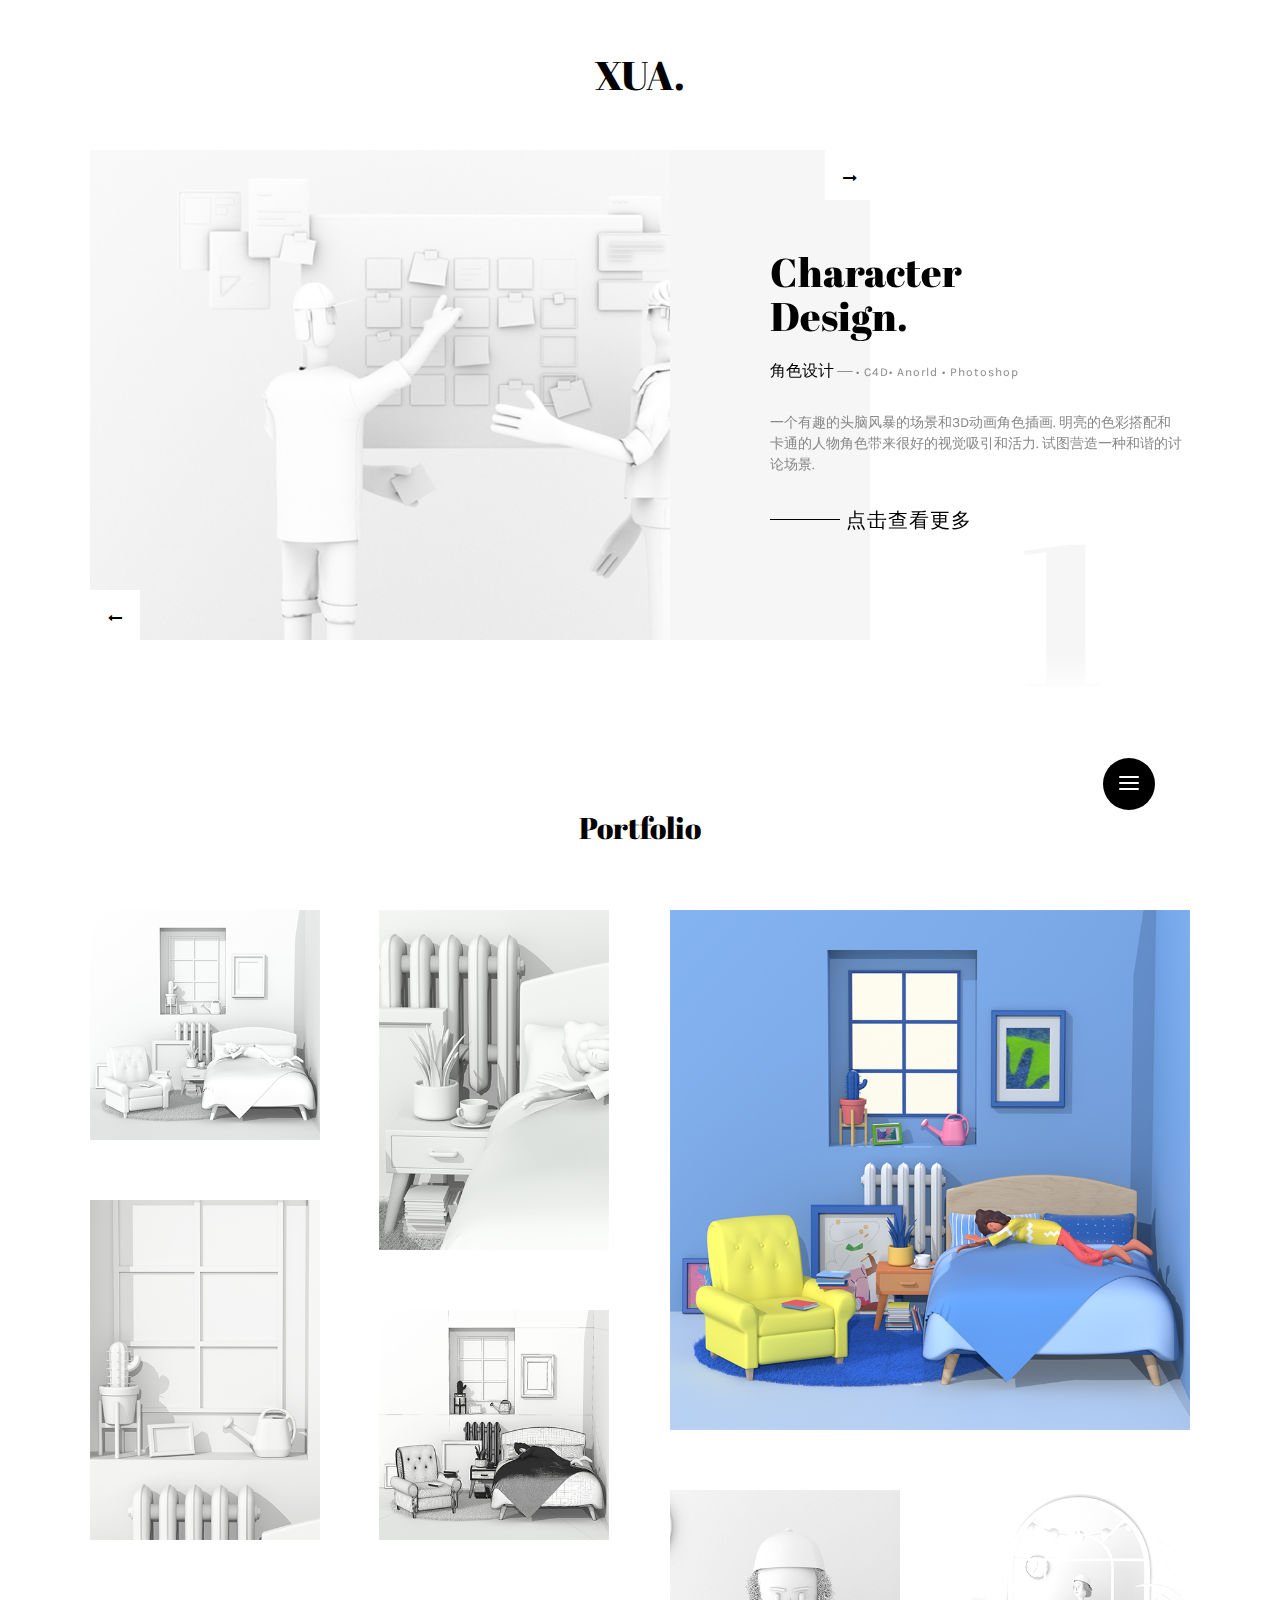
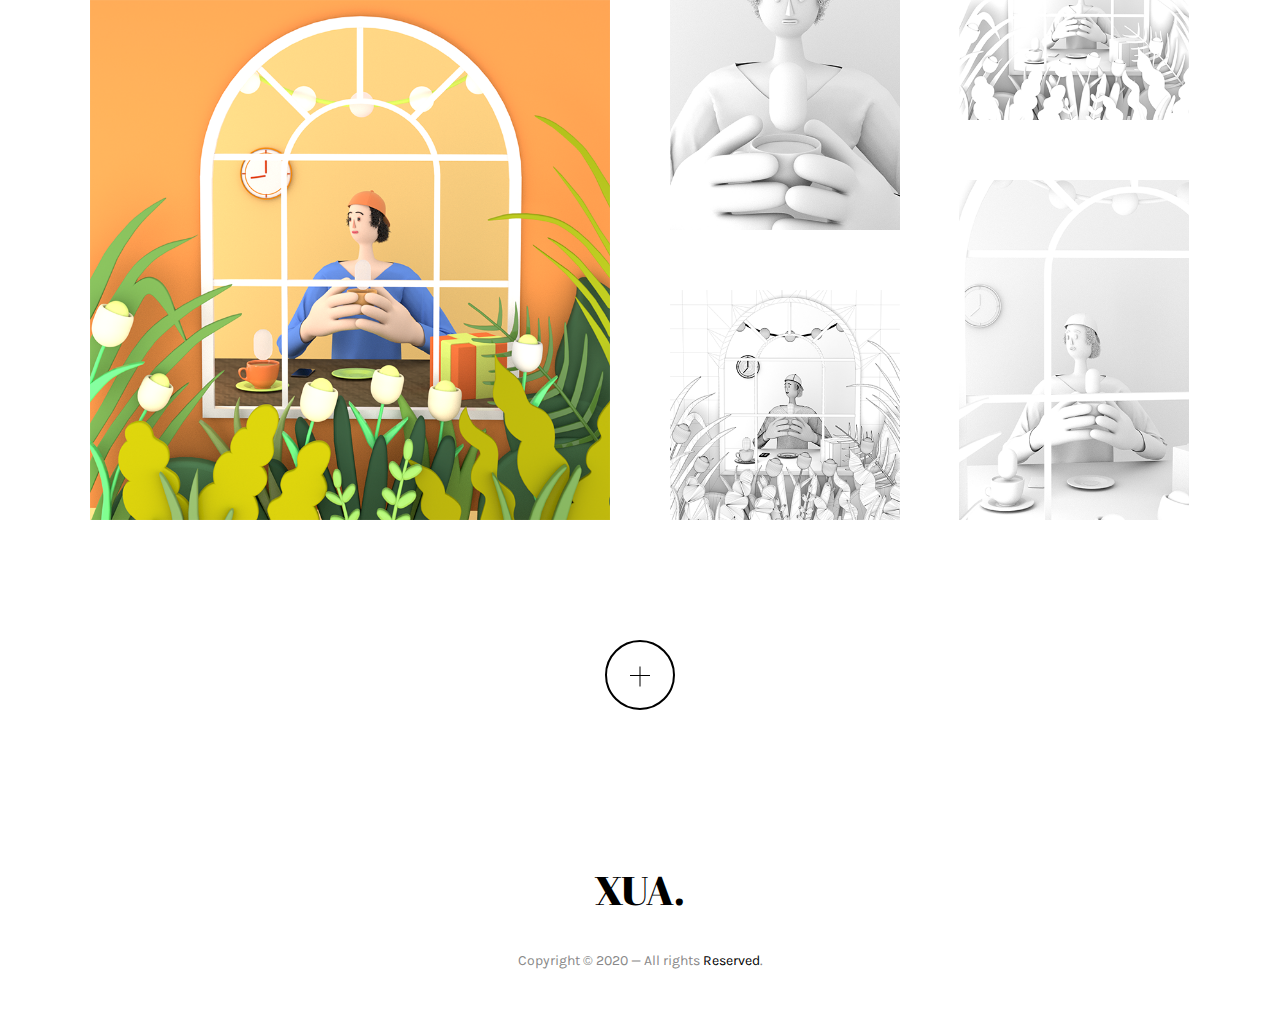
<file: index.html>
﻿<!DOCTYPE html>
<!--[if lt IE 7]> <html class="no-js lt-ie9 lt-ie8 lt-ie7"> <![endif]-->
<!--[if IE 7]> <html class="no-js lt-ie9 lt-ie8"> <![endif]-->
<!--[if IE 8]> <html class="no-js lt-ie9"> <![endif]-->
<!--[if gt IE 8]> <html class="no-js"> <![endif]-->
<html lang="en">

<head>
    <meta charset="utf-8">
    <meta http-equiv="X-UA-Compatible" content="IE=edge">
    <meta name="viewport" content=" width=device-width, initial-scale=1.0, minimum-scale=0.5, maximum-scale=2.0,user-scalable=no"/>
    <link rel="icon" type="image/png" href="images/favicon.png" />
    <title>XUA.</title>
    <link href="css/bootstrap.min.css" rel="stylesheet" type="text/css">
    <link href="css/font-awesome.css" rel="stylesheet" type="text/css">
    <link href="css/swiper.css" rel="stylesheet" type="text/css">
    <link href="css/style.css" rel="stylesheet" type="text/css"> 
</head>

<body>
    <!-- Navigation Overlay -->
    <div class="alf-nav-overlay alf-nav-overlay-closed">
        <div class="alf-nav-overlay-inner">
            <div class="alf-nav-overlay-menu-wrapper">
                <div class="alf-left-menu-overlay">
                    <ul class="alf-nav-overlay-main-nav alf-overlay-menu">
                        <li class="alf-overlay-menu-item"><a href="index.html">Home</a></li>
                        <li class="alf-overlay-menu-item"><a href="about.html">About Me</a></li>
                        <li class="alf-overlay-menu-item"><a href="portfolio.html">Portfolio</a></li>
                        
                        <li class="alf-overlay-menu-item"><a href="contact.html">Contact</a></li>
                    </ul>
                </div>
            </div>
            <a href="index.html" class="alf-button-nav-overlay-close"> <span></span>
                <svg x="0px" y="0px" width="54px" height="54px" viewBox="0 0 54 54">
                    <circle fill="transparent" stroke="#000" stroke-width="1" cx="27" cy="27" r="25" stroke-dasharray="157 157" stroke-dashoffset="157"></circle>
                </svg>
            </a>
        </div>
    </div>
    <div id="alf-page-wrapper">
        <!-- Header -->
        <header>
            <div class="container-fluid">
                <div class="row">
                    <div class="col-md-12 col-sm-12">
                        <div class="alf-header-container d-flex">
                            <!-- Logo -->
                            <div class="text-center flex-grow-1">
                                <a href="index.html"><h1 class="title-block">XUA.</h1></a>
                            </div>
                        </div>
                        <!-- Hamburger Menu -->
                        <div class="menu-wrapper">
                            <a href="index.html" class="alf-hamburger-trigger alf-hamburger-trigger d-flex align-items-center justify-content-center">
                                <div class="alf-hamburger-wrapper align-self-center "> <span></span> <span></span> <span></span> </div>
                            </a>
                        </div>
                    </div>
                </div>
            </div>
        </header>
        
        <!-- Homepage Slider -->
        <div class="container-fluid">
            <section class="alf-section-slider">
                <div class="alf-container-center">
                    <div class="swiper-container">
                        <div class="swiper-wrapper">
                            <div class="swiper-slide">
                                <div class="swiper-slide-block">
                                    <div class="swiper-slide-block-img" data-swiper-parallax-y="70%">
                                        <a href="post.html"><img src="images/slider/slider01.jpg" alt=""></a>
                                    </div>
                                    <div class="swiper-slide-block-text">
                                        <h2 data-swiper-parallax-x="-60%" class="alf-main-title"> Character<br />Design<span>.</span></h2>
                                        <h3 data-swiper-parallax-x="-50%" class="alf-main-subtitle">角色设计 — <span> • C4D• Anorld • Photoshop</span></h3>
                                        <p data-swiper-parallax-x="-40%" class="alf-paragraph">一个有趣的头脑风暴的场景和3D动画角色插画. 明亮的色彩搭配和卡通的人物角色带来很好的视觉吸引和活力. 试图营造一种和谐的讨论场景.</p> <a data-swiper-parallax-x="-30%" class="alf-link" href="post.html">点击查看更多</a> 
                                        <span data-swiper-parallax-y="60%" class="alf-number">1</span> 
                                    </div>
                                </div>
                            </div>
                            <div class="swiper-slide">
                                <div class="swiper-slide-block">
                                    <div class="swiper-slide-block-img" data-swiper-parallax-y="70%">
                                        <a href="post02.html"> <img src="images/slider/slider02.jpg" alt=""> </a>
                                    </div>
                                    <div class="swiper-slide-block-text">
                                        <h2 data-swiper-parallax-x="-60%" class="alf-main-title">Motion<br>Design<span>.</span></h2>
                                        <h3 data-swiper-parallax-x="-50%" class="alf-main-subtitle">动态设计— <span> • C4D • Anorld • After Effect</span></h3>
                                        <p data-swiper-parallax-x="-40%" class="alf-paragraph">一个三维产品动画练习作品. 对运动图形的动态设计和产品外观展示体现产品的质感和轻盈、流畅的特点.几何运动图形的色彩风格清新和节奏感剪辑带来舒适观感和活力 .</p> <a data-swiper-parallax-x="-30%" style="z-index: 5;" class="alf-link" href="post02.html">点击查看更多</a> 
                                        <span data-swiper-parallax-y="60%" class="alf-number">2</span> 
                                    </div>
                                </div>
                            </div>
                            <div class="swiper-slide">
                                <div class="swiper-slide-block">
                                    <div class="swiper-slide-block-img" data-swiper-parallax-y="70%">
                                        <a href="post03.html"> <img src="images/slider/slider03.jpg" alt=""> </a>
                                    </div>
                                    <div class="swiper-slide-block-text">
                                        <h2 data-swiper-parallax-x="-60%" class="alf-main-title">Graphic <br>Design<span>.</span></h2>
                                        <h3 data-swiper-parallax-x="-50%" class="alf-main-subtitle">平面设计 — <span> • C4D • Anorld • Photoshop</span></h3>
                                        <p data-swiper-parallax-x="-40%" class="alf-paragraph">一个简单的药品使用场景. 通过手机软件提醒用户吃药时间和药品信息的3D插画. 简单明快的3D画面和文字更加直观的传达信息.</p> <a data-swiper-parallax-x="-30%" class="alf-link" href="post03.html">点击查看更多</a> 
                                        <span data-swiper-parallax-y="60%" class="alf-number">3</span> 
                                    </div>
                                </div>
                            </div>
                        </div>
                        <div class="swiper-button-next"> <i class="fa fa-long-arrow-right" aria-hidden="true"></i> </div>
                        <div class="swiper-button-prev"> <i class="fa fa-long-arrow-left" aria-hidden="true"></i> </div>
                    </div>
                </div>
            </section>
        </div>
        
        <!-- Portfolio -->
        <section class="alf-section-portfolio">
            <div class="container-fluid">
                <div class="row">
                    <div class="col-md-12 col-sm-12">
                        <div class="title-block txt-center">
                            <h2>Portfolio</h2> </div>
                    </div>
                    <!-- start masonry no js required -->
                    <div class="first-col-grid col-md-6 col-sm-6 gutter-30">
                        <div class="alf-first-wrapper">
                            <div class="alf-col-wrapper-img">
                                <img src="images/portfolio/port-01.png" class="img-fluid image-box-img" alt="">
                                <div class="img-overlay txt-center">
                                    <div class="title-block title-block-hover txt-center"> <a href="portfolio-page.html"><h3>Bedroom</h3></a> <a href="portfolio-page.html"><span>Graphic Design</span></a> </div>
                                </div>
                            </div>
                            <div class="alf-col-wrapper-img">
                                <img src="images/portfolio/port-02.png" class="img-fluid image-box-img" alt="">
                                <div class="img-overlay txt-center">
                                    <div class="title-block title-block-hover txt-center"> <a href="portfolio-page.html"><h3>Bedroom</h3></a> <a href="portfolio-page.html"><span>Graphic Design</span></a> </div>
                                </div>
                            </div>
                        </div>
                        <div class="alf-second-wrapper">
                            <div class="alf-col-wrapper-img">
                                <img src="images/portfolio/port-03.png" class="img-fluid image-box-img" alt="">
                                <div class="img-overlay txt-center">
                                    <div class="title-block title-block-hover txt-center"> <a href="portfolio-page.html"><h3>Bedroom</h3></a> <a href="portfolio-page.html"><span>Graphic Design</span></a> </div>
                                </div>
                            </div>
                            <div class="alf-col-wrapper-img">
                                <img src="images/portfolio/port-04.png" class="img-fluid image-box-img" alt="">
                                <div class="img-overlay txt-center">
                                    <div class="title-block title-block-hover txt-center"> <a href="portfolio-page.html"><h3>Bedroom</h3></a> <a href="portfolio-page.html"><span>Graphic Design</span></a> </div>
                                </div>
                            </div>
                        </div>
                        <div class="alf-big-wrapper">
                            <div class="alf-col-wrapper-img">
                                <img src="images/portfolio/port-05.png" class="img-fluid image-box-img" alt="">
                                <div class="img-overlay txt-center">
                                    <div class="title-block title-block-hover txt-center"> <a href="portfolio-page02.html"><h3>Teatime</h3></a> <a href="portfolio-page02.html"><span>Character Design</span></a> </div>
                                </div>
                            </div>
                        </div>
                    </div>
                    <div class="second-col-grid col-md-6 col-sm-6 gutter-30">
                        <div class="alf-big-wrapper alf-big-wrapper-second">
                            <div class="alf-col-wrapper-img">
                                <img src="images/portfolio/port-06.jpg" class="img-fluid image-box-img" alt="">
                                <div class="img-overlay txt-center">
                                    <div class="title-block title-block-hover txt-center"> <a href="portfolio-page.html"><h3>Bedroom</h3></a> <a href="portfolio-page.html"><span>Graphic Design</span></a> </div>
                                </div>
                            </div>
                        </div>
                        <div class="alf-first-wrapper">
                            <div class="alf-col-wrapper-img">
                                <img src="images/portfolio/port-07.png" class="img-fluid image-box-img" alt="">
                                <div class="img-overlay txt-center">
                                    <div class="title-block title-block-hover txt-center"> <a href="portfolio-page02.html"><h3>Teatime</h3></a> <a href="portfolio-page02.html"><span>Character Design</span></a> </div>
                                </div>
                            </div>
                            <div class="alf-col-wrapper-img ">
                                <img src="images/portfolio/port-14.png" class="img-fluid image-box-img" alt="">
                                <div class="img-overlay txt-center">
                                    <div class="title-block title-block-hover txt-center"> <a href="portfolio-page02.html"><h3>Teatime</h3></a> <a href="portfolio-page02.html"><span>Character Design</span></a> </div>
                                </div>
                            </div>
                        </div>
                        <div class="alf-second-wrapper">
                            <div class="alf-col-wrapper-img">
                                <img src="images/portfolio/port-09.png" class="img-fluid image-box-img" alt="">
                                <div class="img-overlay txt-center">
                                    <div class="title-block title-block-hover txt-center"> <a href="portfolio-page02.html"><h3>Teatime</h3></a> <a href="portfolio-page02.html"><span>Character Design</span></a> </div>
                                </div>
                            </div>
                            <div class="alf-col-wrapper-img">
                                <img src="images/portfolio/port-10.png" class="img-fluid image-box-img" alt="">
                                <div class="img-overlay txt-center">
                                    <div class="title-block title-block-hover txt-center"> <a href="portfolio-page02.html"><h3>Teatime</h3></a> <a href="portfolio-page02.html"><span>Character Design</span></a> </div>
                                </div>
                            </div>
                        </div>
                    </div>
                </div>
                <!-- show more -->
                <div class="alf-show-more-container">
                    <div class="row">
                        <div class="first-col-grid col-md-6 col-sm-6 gutter-30">
                            <div class="alf-first-wrapper">
                                <div class="alf-col-wrapper-img">
                                    <img src="images/portfolio/port-11.png" class="img-fluid image-box-img" alt="">
                                    <div class="img-overlay txt-center">
                                        <div class="title-block title-block-hover txt-center"> <a href="portfolio-page03.html"><h3>Coffee Corner</h3></a> <a href="portfolio-page03.html"><span>Graphic Design</span></a> </div>
                                    </div>
                                </div>
                                <div class="alf-col-wrapper-img">
                                    <img src="images/portfolio/port-16.jpg" class="img-fluid image-box-img" alt="">
                                    <div class="img-overlay txt-center">
                                        <div class="title-block title-block-hover txt-center"> <a href="portfolio-page03.html"><h3>Coffee Corner</h3></a> <a href="portfolio-page03.html"><span>Graphic Design</span></a> </div>
                                    </div>
                                </div>
                            </div>
                            <div class="alf-second-wrapper">
                                <div class="alf-col-wrapper-img">
                                    <img src="images/portfolio/port-17.jpg" class="img-fluid image-box-img" alt="">
                                    <div class="img-overlay txt-center">
                                        <div class="title-block title-block-hover txt-center"> <a href="portfolio-page03.html"><h3>Coffee Corner</h3></a> <a href="portfolio-page03.html"><span>Graphic Design</span></a> </div>
                                    </div>
                                </div>
                                <div class="alf-col-wrapper-img">
                                    <img src="images/portfolio/port-20.jpg" class="img-fluid image-box-img" alt="">
                                    <div class="img-overlay txt-center">
                                        <div class="title-block title-block-hover txt-center"> <a href="portfolio-page03.html"><h3>Coffee Corner</h3></a> <a href="portfolio-page03.html"><span>Graphic Design</span></a> </div>
                                    </div>
                                </div>
                            </div>
                            <div class="alf-big-wrapper">
                                <div class="alf-col-wrapper-img">
                                    <img src="images/portfolio/port-13.png" class="img-fluid image-box-img" alt="">
                                    <div class="img-overlay txt-center">
                                        <div class="title-block title-block-hover txt-center"> <a href="portfolio-page04.html"><h3>Discuss</h3></a> <a href="portfolio-page04.html"><span>Character Design</span></a> </div>
                                    </div>
                                </div>
                            </div>
                        </div>
                        <div class="second-col-grid col-md-6 col-sm-6 gutter-30">
                            <div class="alf-big-wrapper alf-big-wrapper-second">
                                <div class="alf-col-wrapper-img">
                                    <img src="images/portfolio/port-19.jpg" class="img-fluid image-box-img" alt="">
                                    <div class="img-overlay txt-center">
                                        <div class="title-block title-block-hover txt-center"> <a href="portfolio-page03.html"><h3>Coffee Corner</h3></a> <a href="portfolio-page03.html"><span>Graphic Design</span></a> </div>
                                    </div>
                                </div>
                            </div>
                            <div class="alf-first-wrapper">
                                <div class="alf-col-wrapper-img">
                                    <img src="images/portfolio/port-18.jpg" class="img-fluid image-box-img" alt="">
                                    <div class="img-overlay txt-center">
                                        <div class="title-block title-block-hover txt-center"> <a href="portfolio-page04.html"><h3>Discuss</h3></a> <a href="portfolio-page04.html"><span>Character Design</span></a> </div>
                                    </div>
                                </div>
                                <div class="alf-col-wrapper-img ">
                                    <img src="images/portfolio/port-12.jpg" class="img-fluid image-box-img" alt="">
                                    <div class="img-overlay txt-center">
                                        <div class="title-block title-block-hover txt-center"> <a href="portfolio-page04.html"><h3>Discuss</h3></a> <a href="portfolio-page04.html"><span>Character Design</span></a> </div>
                                    </div>
                                </div>
                            </div>
                            <div class="alf-second-wrapper">
                                <div class="alf-col-wrapper-img">
                                    <img src="images/portfolio/port-21.jpg" class="img-fluid image-box-img" alt="">
                                    <div class="img-overlay txt-center">
                                        <div class="title-block title-block-hover txt-center"> <a href="portfolio-page04.html"><h3>Discuss</h3></a> <a href="portfolio-page04.html"><span>Character Design</span></a> </div>
                                    </div>
                                </div>
                                <div class="alf-col-wrapper-img">
                                    <img src="images/portfolio/port-15.jpg" class="img-fluid image-box-img" alt="">
                                    <div class="img-overlay txt-center">
                                        <div class="title-block title-block-hover txt-center"> <a href="portfolio-page04.html"><h3>Discuss</h3></a> <a href="portfolio-page04.html"><span>Character Design</span></a> </div>
                                    </div>
                                </div>
                            </div>
                        </div>
                    </div>
                </div>
                <!-- add more -->
                <div class="alf-more-wrapper txt-center">
                    <a href="index.html" class="alf-more-trigger flex"> <span class="plus flex-center">&nbsp;</span> </a>
                </div>
            </div>
        </section>
        
        <!-- Footer -->
        <footer>
            <div class="container-fluid">
                <div class="row">
                    <div class="col-md-12 col-sm-12">
                        <div class="title-block txt-center">
                            <h1>XUA.</h1> 
                        </div>
                        <div class="alf-footer-wrapper">
<p class="copyright"> Copyright © 2020 — All rights 
				<a href="https://daxuaxua.github.io/xuaxua.github.io/">Reserved</a>.
							</p>
                        </div>
                    </div>
                </div>
            </div>
        </footer>
    </div>
    
    <!-- Js -->
    <script src="js/plugins/jquery-3.3.1.min.js"></script>
    <script src="js/plugins/bootstrap.min.js"></script>
    <script src="js/plugins/swiper.min.js"></script>
    <script src="js/script.js"></script>
    
</body>
</html>
</file>
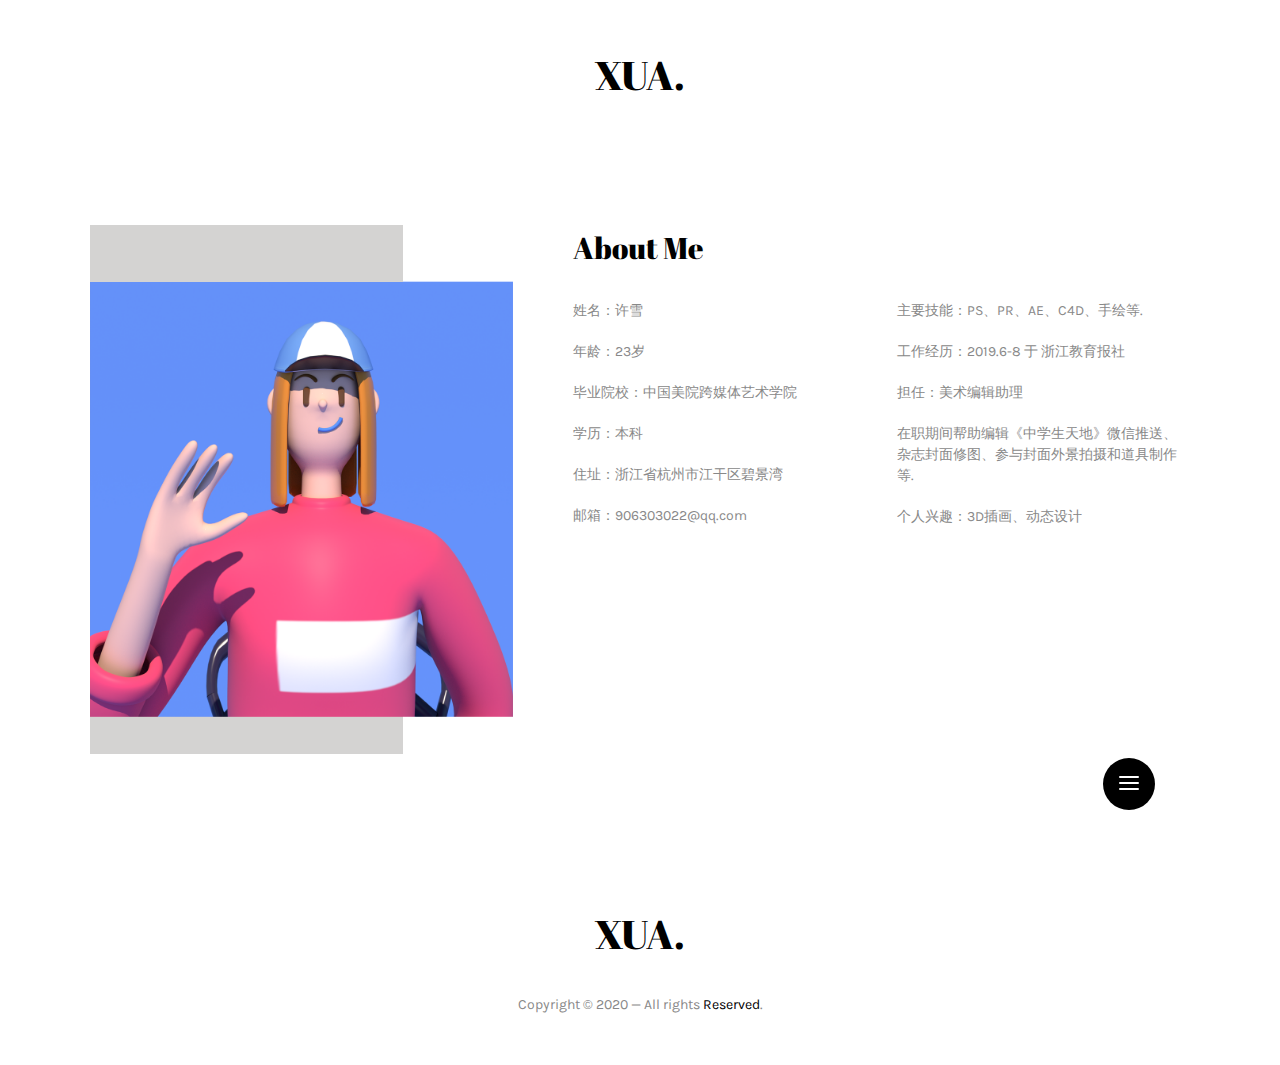
<file: about.html>
﻿<!DOCTYPE html>
<!--[if lt IE 7]> <html class="no-js lt-ie9 lt-ie8 lt-ie7"> <![endif]-->
<!--[if IE 7]> <html class="no-js lt-ie9 lt-ie8"> <![endif]-->
<!--[if IE 8]> <html class="no-js lt-ie9"> <![endif]-->
<!--[if gt IE 8]> <html class="no-js"> <![endif]-->
<html lang="en">

<head>
    <meta charset="utf-8">
    <meta http-equiv="X-UA-Compatible" content="IE=edge">
    <meta name="viewport" content=" width=device-width, initial-scale=1">
    <link rel="icon" type="image/png" href="images/favicon.png" />
    <title>XUA.</title>
    <link href="css/bootstrap.min.css" rel="stylesheet" type="text/css">
    <link href="css/font-awesome.css" rel="stylesheet" type="text/css">
    <link href="css/swiper.css" rel="stylesheet" type="text/css">
    <link href="css/style.css" rel="stylesheet" type="text/css"> 
</head>

<body>
    <!-- Navigation Overlay -->
    <div class="alf-nav-overlay alf-nav-overlay-closed">
        <div class="alf-nav-overlay-inner">
            <div class="alf-nav-overlay-menu-wrapper">
                <div class="alf-left-menu-overlay">
                    <ul class="alf-nav-overlay-main-nav alf-overlay-menu">
                        <li class="alf-overlay-menu-item"><a href="index.html">Home</a></li>
                        <li class="alf-overlay-menu-item"><a href="about.html">About Us</a></li>
                        <li class="alf-overlay-menu-item"><a href="portfolio.html">Portfolio</a></li>
                        <li class="alf-overlay-menu-item"><a href="blog.html">Blog</a></li>
                        <li class="alf-overlay-menu-item"><a href="contact.html">Contact</a></li>
                    </ul>
                </div>
            </div>
            <a href="about.html" class="alf-button-nav-overlay-close"> <span></span>
                <svg x="0px" y="0px" width="54px" height="54px" viewBox="0 0 54 54">
                    <circle fill="transparent" stroke="#000" stroke-width="1" cx="27" cy="27" r="25" stroke-dasharray="157 157" stroke-dashoffset="157"></circle>
                </svg>
            </a>
        </div>
    </div>
    <div id="alf-page-wrapper">
        <!-- Header -->
        <header>
            <div class="container-fluid">
                <div class="row">
                    <div class="col-md-12 col-sm-12">
                        <div class="alf-header-container d-flex">
                            <!-- Logo -->
                            <div class="text-center flex-grow-1">
                                <a href="index.html"><h1 class="title-block">XUA.</h1></a>
                            </div>
                        </div>
                        <!-- Hamburger Menu -->
                        <div class="menu-wrapper">
                            <a href="about.html" class="alf-hamburger-trigger alf-hamburger-trigger d-flex align-items-center justify-content-center">
                                <div class="alf-hamburger-wrapper align-self-center "> <span></span> <span></span> <span></span> </div>
                            </a>
                        </div>
                    </div>
                </div>
            </div>
        </header>
        
        <!-- About Us -->
        <section class="alf-section-about">
            <div class="container-fluid">
                <div class="row">
                    <div class="col-md-5 col-sm-5 gutter-30"> <img src="images/about.jpg" class="img-fluid" alt=""> </div>
                    <div class="col-md-7 col-sm-7 gutter-30">
                        <div class="title-block"><h2>About Me</h2></div>
                        <div class="row">
                            <div class="col-md-6 col-sm-6">
                                <p>姓名：许雪</p><p>年龄：23岁</p>
                                <p>毕业院校：中国美院跨媒体艺术学院</p>
                                <p>学历：本科</p>
                                <p>住址：浙江省杭州市江干区碧景湾</p>
                                <p>邮箱：906303022@qq.com</p>
                            </div>
                            <div class="col-md-6 col-sm-6">
                                <p>主要技能：PS、PR、AE、C4D、手绘等.</p>
                                <p>工作经历：2019.6-8 于 浙江教育报社</p>  <p>担任：美术编辑助理</p> 
                                <p>在职期间帮助编辑《中学生天地》微信推送、杂志封面修图、参与封面外景拍摄和道具制作等.</p>
								<p>个人兴趣：3D插画、动态设计</p>
                                
                            </div>
                        </div>
                    </div>
                </div>
            </div>
        </section>
        
        <!-- Footer -->
        <footer>
            <div class="container-fluid">
                <div class="row">
                    <div class="col-md-12 col-sm-12">
                        <div class="title-block txt-center"> <h1>XUA.</h1> </div>
                        <div class="alf-footer-wrapper">
<p class="copyright"> Copyright © 2020 — All rights <a href="https://daxuaxua.github.io/xuaxua.github.io/" title="bootstrapmb">Reserved</a>.</p>
                        </div>
                    </div>
                </div>
            </div>
        </footer>
    </div>
    
    <!-- Js -->
    <script src="js/plugins/jquery-3.3.1.min.js"></script>
    <script src="js/plugins/bootstrap.min.js"></script>
    <script src="js/plugins/swiper.min.js"></script>
    <script src="js/script.js"></script>
    
</body>
</html>
</file>
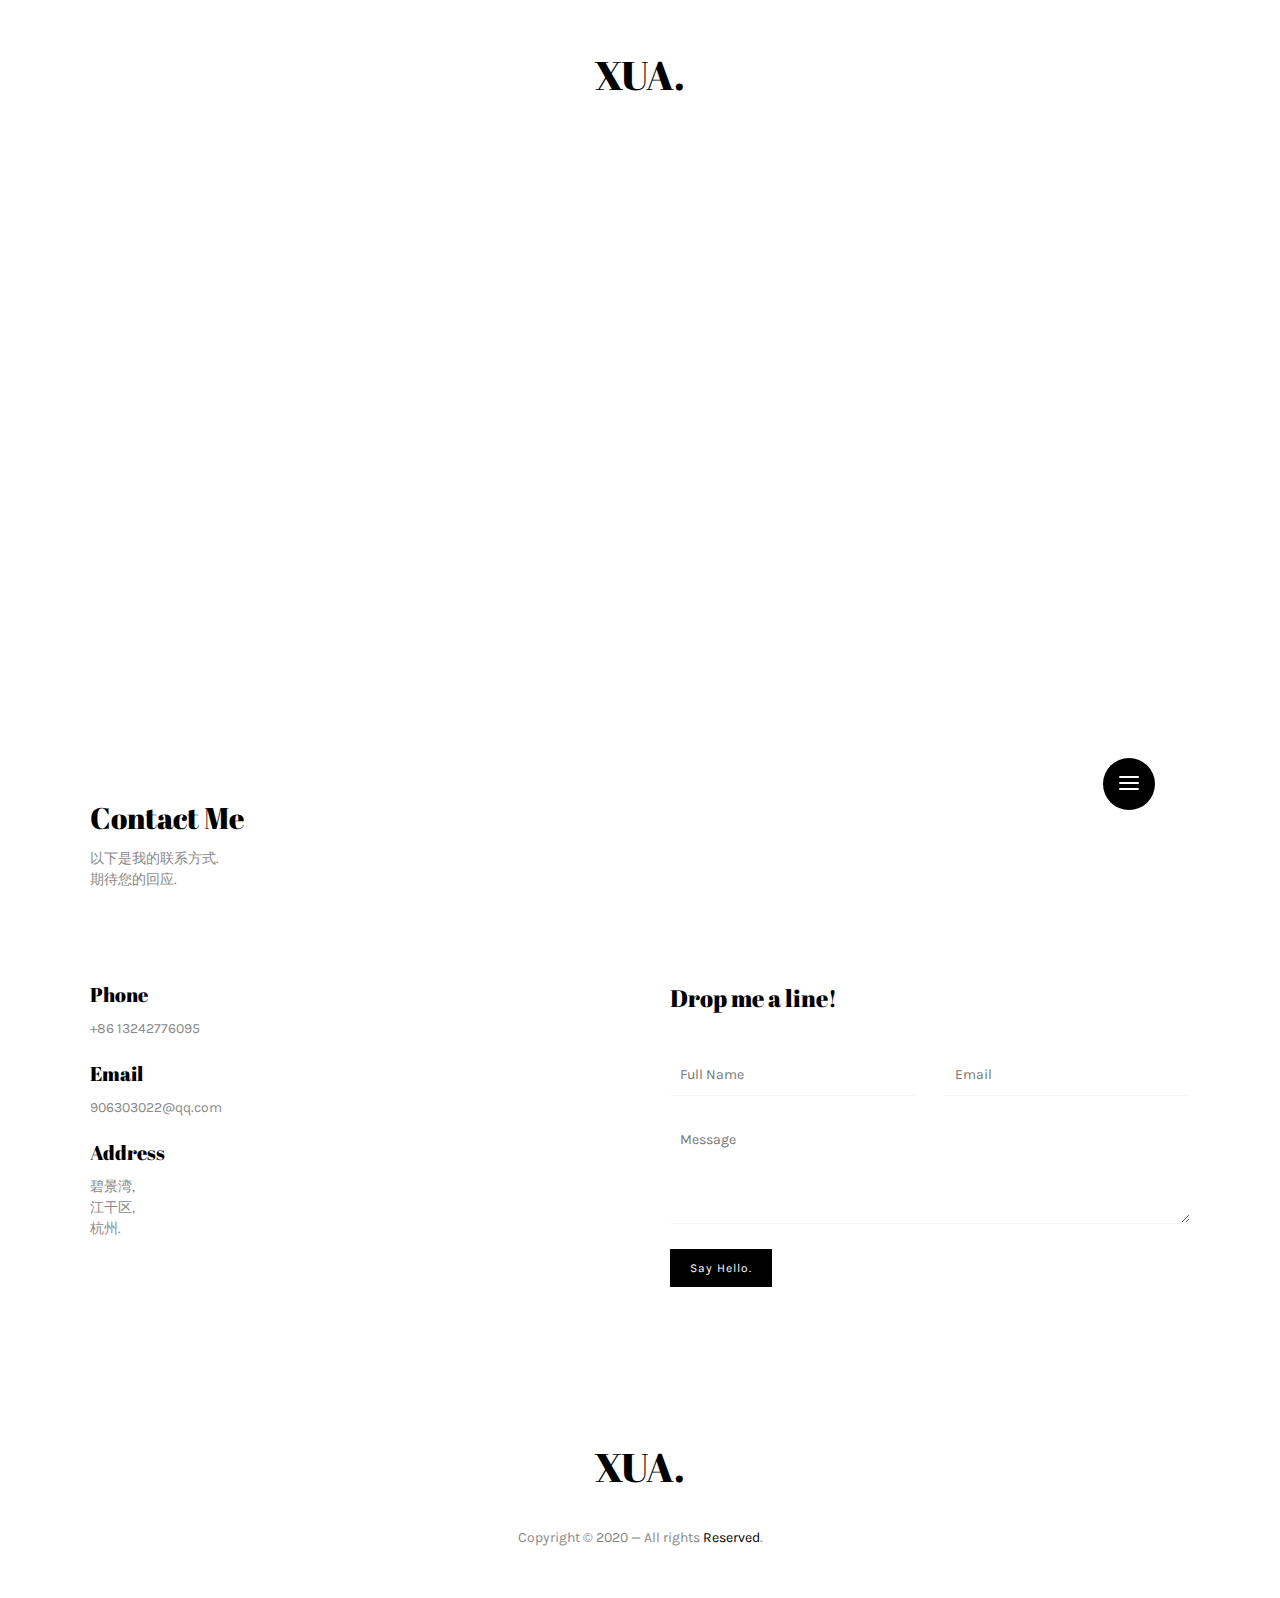
<file: contact.html>
﻿<!DOCTYPE html>
<!--[if lt IE 7]> <html class="no-js lt-ie9 lt-ie8 lt-ie7"> <![endif]-->
<!--[if IE 7]> <html class="no-js lt-ie9 lt-ie8"> <![endif]-->
<!--[if IE 8]> <html class="no-js lt-ie9"> <![endif]-->
<!--[if gt IE 8]> <html class="no-js"> <![endif]-->
<html lang="en">

<head>
    <meta charset="utf-8">
    <meta http-equiv="X-UA-Compatible" content="IE=edge">
    <meta name="viewport" content=" width=device-width, initial-scale=1">
    <link rel="icon" type="image/png" href="images/favicon.png" />
    <title>XUA.</title>
    <link href="css/bootstrap.min.css" rel="stylesheet" type="text/css">
    <link href="css/font-awesome.css" rel="stylesheet" type="text/css">
    <link href="css/swiper.css" rel="stylesheet" type="text/css">
    <link href="css/style.css" rel="stylesheet" type="text/css"> 
</head>

<body>
    <!-- Navigation Overlay -->
    <div class="alf-nav-overlay alf-nav-overlay-closed">
        <div class="alf-nav-overlay-inner">
            <div class="alf-nav-overlay-menu-wrapper">
                <div class="alf-left-menu-overlay">
                    <ul class="alf-nav-overlay-main-nav alf-overlay-menu">
                        <li class="alf-overlay-menu-item"><a href="index.html">Home</a></li>
                        <li class="alf-overlay-menu-item"><a href="about.html">About Me</a></li>
                        <li class="alf-overlay-menu-item"><a href="portfolio.html">Portfolio</a></li>
                        
                        <li class="alf-overlay-menu-item"><a href="contact.html">Contact</a></li>
                    </ul>
                </div>
            </div>
            <a href="contact.html" class="alf-button-nav-overlay-close"> <span></span>
                <svg x="0px" y="0px" width="54px" height="54px" viewBox="0 0 54 54">
                    <circle fill="transparent" stroke="#000" stroke-width="1" cx="27" cy="27" r="25" stroke-dasharray="157 157" stroke-dashoffset="157"></circle>
                </svg>
            </a>
        </div>
    </div>
    <div id="alf-page-wrapper">
        <!-- Header -->
        <header>
            <div class="container-fluid">
                <div class="row">
                    <div class="col-md-12 col-sm-12">
                        <div class="alf-header-container d-flex">
                            <!-- Logo -->
                            <div class="text-center flex-grow-1">
                                <a href="index.html"><h1 class="title-block">XUA.</h1></a>
                            </div>
                        </div>
                        <!-- Hamburger Menu -->
                        <div class="menu-wrapper">
                            <a href="contact.html" class="alf-hamburger-trigger alf-hamburger-trigger d-flex align-items-center justify-content-center">
                                <div class="alf-hamburger-wrapper align-self-center "> <span></span> <span></span> <span></span> </div>
                            </a>
                        </div>
                    </div>
                </div>
            </div>
        </header>
        
        <!-- Contact -->
        <div class="alf-section-contact">
            <div class="container-fluid">
                <div class="row">
                    <div class="col-md-12 col-sm-12 gutter-30">
                        <div id="contactMap"></div>
                    </div>
                    <div class="col-md-12 col-sm-12 gutter-30">
                        <div class="title-block">
                            <h2>Contact Me</h2>
                            <p>以下是我的联系方式.<br />期待您的回应.</p>
                        </div>
                    </div>
                    <!-- Info -->
                    <div class="col-md-6 col-sm-6 gutter-30">
                        <h4>Phone</h4>
                        <p>+86 13242776095</p>
                        <h4>Email</h4>
                        <p>906303022@qq.com</p>
                        <h4>Address</h4>
                        <p>碧景湾,<br />江干区,<br />杭州.</p>
                    </div>
                    <!-- Contact Form -->
                    <div class="col-md-6 col-sm-6 gutter-30">
                        <div class="title-block"><h3>Drop me a line!</h3></div>
                        <form method="post" class="row">
                            <div class="col-sm-6">
                                <div class="alf-form-component">
                                    <input type="text" name="name" id="name" class="ee-input" placeholder="Full Name" required=""> 
                                </div>
                            </div>
                            <div class="col-sm-6">
                                <div class="alf-form-component">
                                    <input type="email" name="email" id="email" class="ee-input" placeholder="Email" required=""> 
                                </div>
                            </div>
                            <div class="col-sm-12">
                                <div class="alf-form-component">
                                    <textarea name="message" id="message" cols="40" rows="4" class="ee-input" placeholder="Message"></textarea>
                                </div>
                            </div>
                            <div class="col-sm-12">
                                <button type="submit">Say Hello.</button>
                            </div>
                        </form>
                    </div>
                </div>
            </div>
        </div>
        
        <!-- Footer -->
        <footer>
            <div class="container-fluid">
                <div class="row">
                    <div class="col-md-12 col-sm-12">
                        <div class="title-block txt-center"><h1>XUA.</h1></div>
                        <div class="alf-footer-wrapper">
<p class="copyright">Copyright © 2020 — All rights <a href="https://daxuaxua.github.io/xuaxua.github.io/" title="bootstrapmb">Reserved</a>.</p>
                        </div>
                    </div>
                </div>
            </div>
        </footer>
    </div>
    
    <!-- Js -->
    <script src="http://ditu.google.cn/maps/api/js?key=AIzaSyCe2q1gFSd75jKUnTDPq0nZWaMlEu6vL30"></script>
    <script src="js/plugins/googlemap.js"></script>
    <script src="js/plugins/jquery-3.3.1.min.js"></script>
    <script src="js/plugins/bootstrap.min.js"></script>
    <script src="js/plugins/swiper.min.js"></script>
    <script src="js/script.js"></script>
    
</body>
</html>
</file>
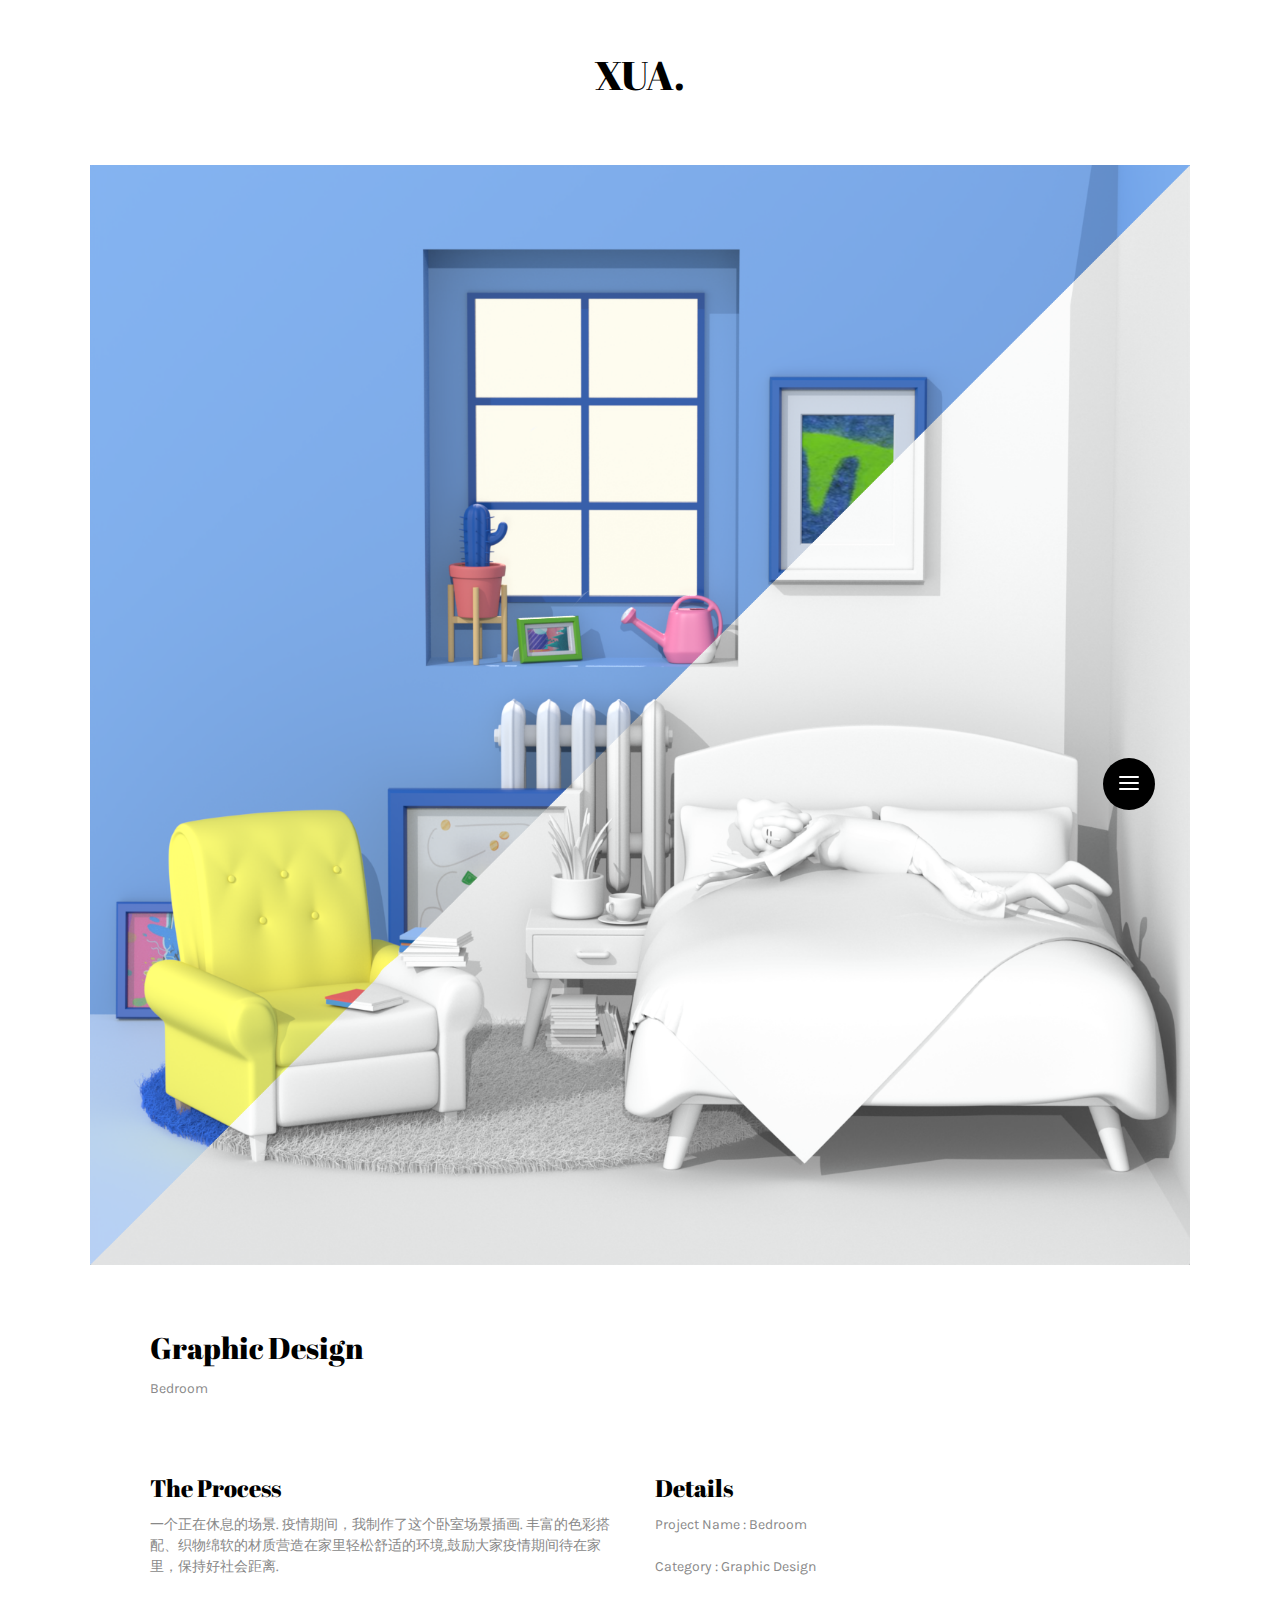
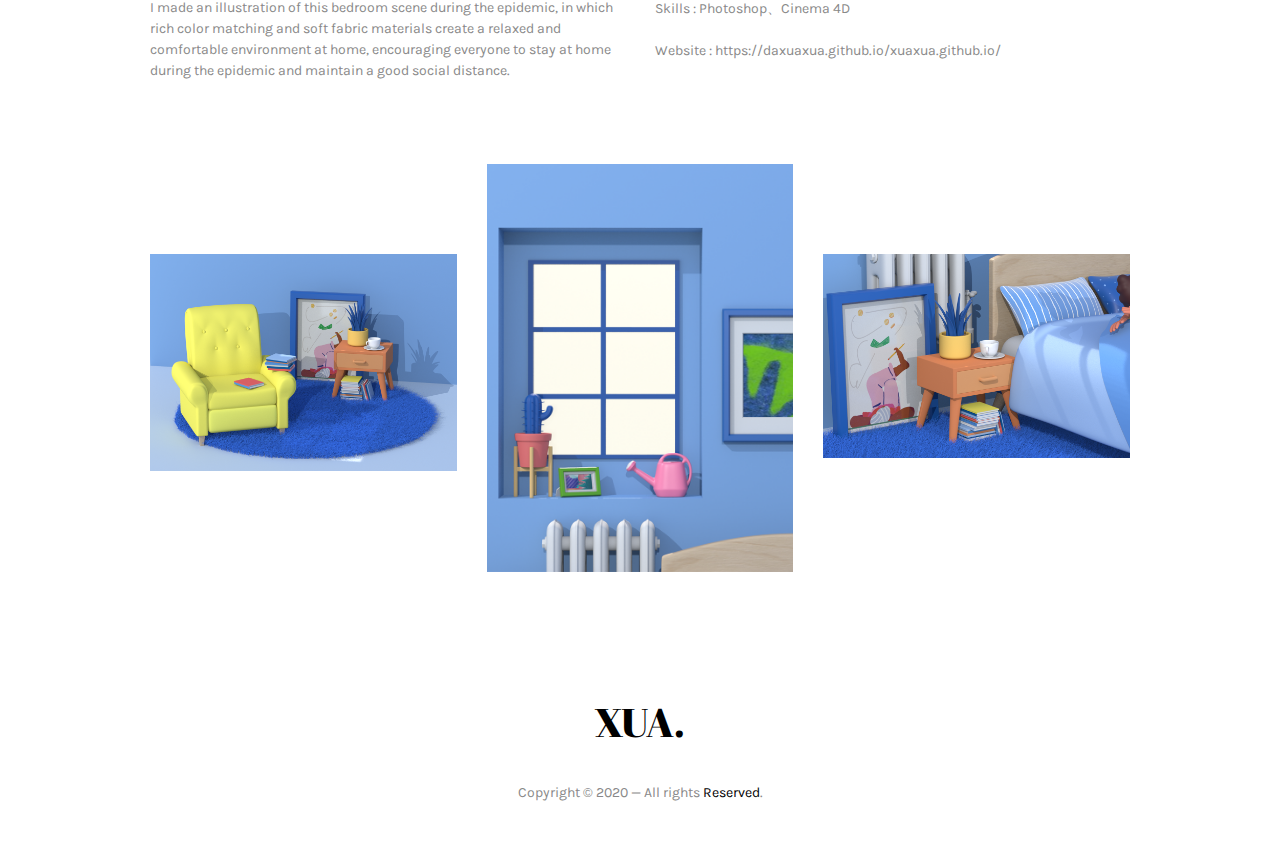
<file: portfolio-page.html>
﻿<!DOCTYPE html>
<!--[if lt IE 7]> <html class="no-js lt-ie9 lt-ie8 lt-ie7"> <![endif]-->
<!--[if IE 7]> <html class="no-js lt-ie9 lt-ie8"> <![endif]-->
<!--[if IE 8]> <html class="no-js lt-ie9"> <![endif]-->
<!--[if gt IE 8]> <html class="no-js"> <![endif]-->
<html lang="en">

<head>
    <meta charset="utf-8">
    <meta http-equiv="X-UA-Compatible" content="IE=edge">
    <meta name="viewport" content=" width=device-width, initial-scale=1">
    <link rel="icon" type="image/png" href="images/favicon.png" />
    <title>XUA.</title>
    <link href="css/bootstrap.min.css" rel="stylesheet" type="text/css">
    <link href="css/font-awesome.css" rel="stylesheet" type="text/css">
    <link href="css/swiper.css" rel="stylesheet" type="text/css">
    <link href="css/style.css" rel="stylesheet" type="text/css"> 
</head>

<body>
    <!-- Navigation Overlay -->
    <div class="alf-nav-overlay alf-nav-overlay-closed">
        <div class="alf-nav-overlay-inner">
            <div class="alf-nav-overlay-menu-wrapper">
                <div class="alf-left-menu-overlay">
                    <ul class="alf-nav-overlay-main-nav alf-overlay-menu">
                        <li class="alf-overlay-menu-item"><a href="index.html">Home</a></li>
                        <li class="alf-overlay-menu-item"><a href="about.html">About Me</a></li>
                        <li class="alf-overlay-menu-item"><a href="portfolio.html">Portfolio</a></li>
                       
                        <li class="alf-overlay-menu-item"><a href="contact.html">Contact</a></li>
                    </ul>
                </div>
            </div>
            <a href="portfolio-page.html" class="alf-button-nav-overlay-close"> <span></span>
                <svg x="0px" y="0px" width="54px" height="54px" viewBox="0 0 54 54">
                    <circle fill="transparent" stroke="#000" stroke-width="1" cx="27" cy="27" r="25" stroke-dasharray="157 157" stroke-dashoffset="157"></circle>
                </svg>
            </a>
        </div>
    </div>
    <div id="alf-page-wrapper">
        <!-- Header -->
        <header>
            <div class="container-fluid">
                <div class="row">
                    <div class="col-md-12 col-sm-12">
                        <div class="alf-header-container d-flex">
                            <!-- Logo -->
                            <div class="text-center flex-grow-1">
                                <a href="index.html"><h1 class="title-block">XUA.</h1></a>
                            </div>
                        </div>
                        <!-- Hamburger Menu -->
                        <div class="menu-wrapper">
                            <a href="portfolio-page.html" class="alf-hamburger-trigger alf-hamburger-trigger d-flex align-items-center justify-content-center">
                                <div class="alf-hamburger-wrapper align-self-center "> <span></span> <span></span> <span></span> </div>
                            </a>
                        </div>
                    </div>
                </div>
            </div>
        </header>
        
        <!-- Post -->
        <div class="container-fluid">
            <div class="row">
                <div class="col-md-12 col-sm-12 gutter-30"> <img class="img-fluid" src="images/portfolio-page.jpg" alt="">
                    <div class="alf-post-wrapper">
                        <div class="title-block">
                            <h2>Graphic Design</h2> 
                            <p>Bedroom<p><br />
                        </div>
                        <div class="row">
                            <div class="col-md-6 col-sm-6">
                                <h3>The Process</h3>
                                <p>一个正在休息的场景. 疫情期间，我制作了这个卧室场景插画. 丰富的色彩搭配、织物绵软的材质营造在家里轻松舒适的环境,鼓励大家疫情期间待在家里，保持好社会距离.</p>
                                <p>I made an illustration of this bedroom scene during the epidemic, in which rich color matching and soft fabric materials create a relaxed and comfortable environment at home, encouraging everyone to stay at home during the epidemic and maintain a good social distance.</p>
                            </div>
                            <div class="col-md-6 col-sm-6">
                                <h3>Details</h3>
                                <p><span class="dark">Project Name :</span> Bedroom <br>
									 <br><span class="dark">Category :</span> Graphic Design      <br>
                            
                                    <br><span class="dark">Skills :</span> Photoshop、Cinema 4D <br>
                                   
                                    <br><span class="dark">Website :</span>  https://daxuaxua.github.io/xuaxua.github.io/ </p>
                             
                            </div>
                        </div><br /><br /><br />
                        <div class="row">
                            <div class="col-md-4 col-sm-4"> <img src="images/a.jpg" class="img-fluid imgtop" alt=""> </div>
                            <div class="col-md-4 col-sm-4"> <img src="images/c.png" class="img-fluid" alt=""></div>
                            <div class="col-md-4 col-sm-4"> <img src="images/b.jpg" class="img-fluid imgtop" alt=""> </div>
                        </div>
                    </div>
                </div>
            </div>
        </div>
        
        <!-- Footer -->
        <footer>
            <div class="container-fluid">
                <div class="row">
                    <div class="col-md-12 col-sm-12">
                        <div class="title-block txt-center">
                            <h1>XUA.</h1> </div>
                        <div class="alf-footer-wrapper">
<p class="copyright"> Copyright © 2020 — All rights <a href="https://daxuaxua.github.io/xuaxua.github.io/" >Reserved</a>.</p>
                      </div>
                    </div>
                </div>
            </div>
        </footer>
        
    </div>
    
    <!-- Js -->
    <script src="js/plugins/jquery-3.3.1.min.js"></script>
    <script src="js/plugins/bootstrap.min.js"></script>
    <script src="js/plugins/swiper.min.js"></script>
    <script src="js/script.js"></script>
    
</body>
</html>
</file>
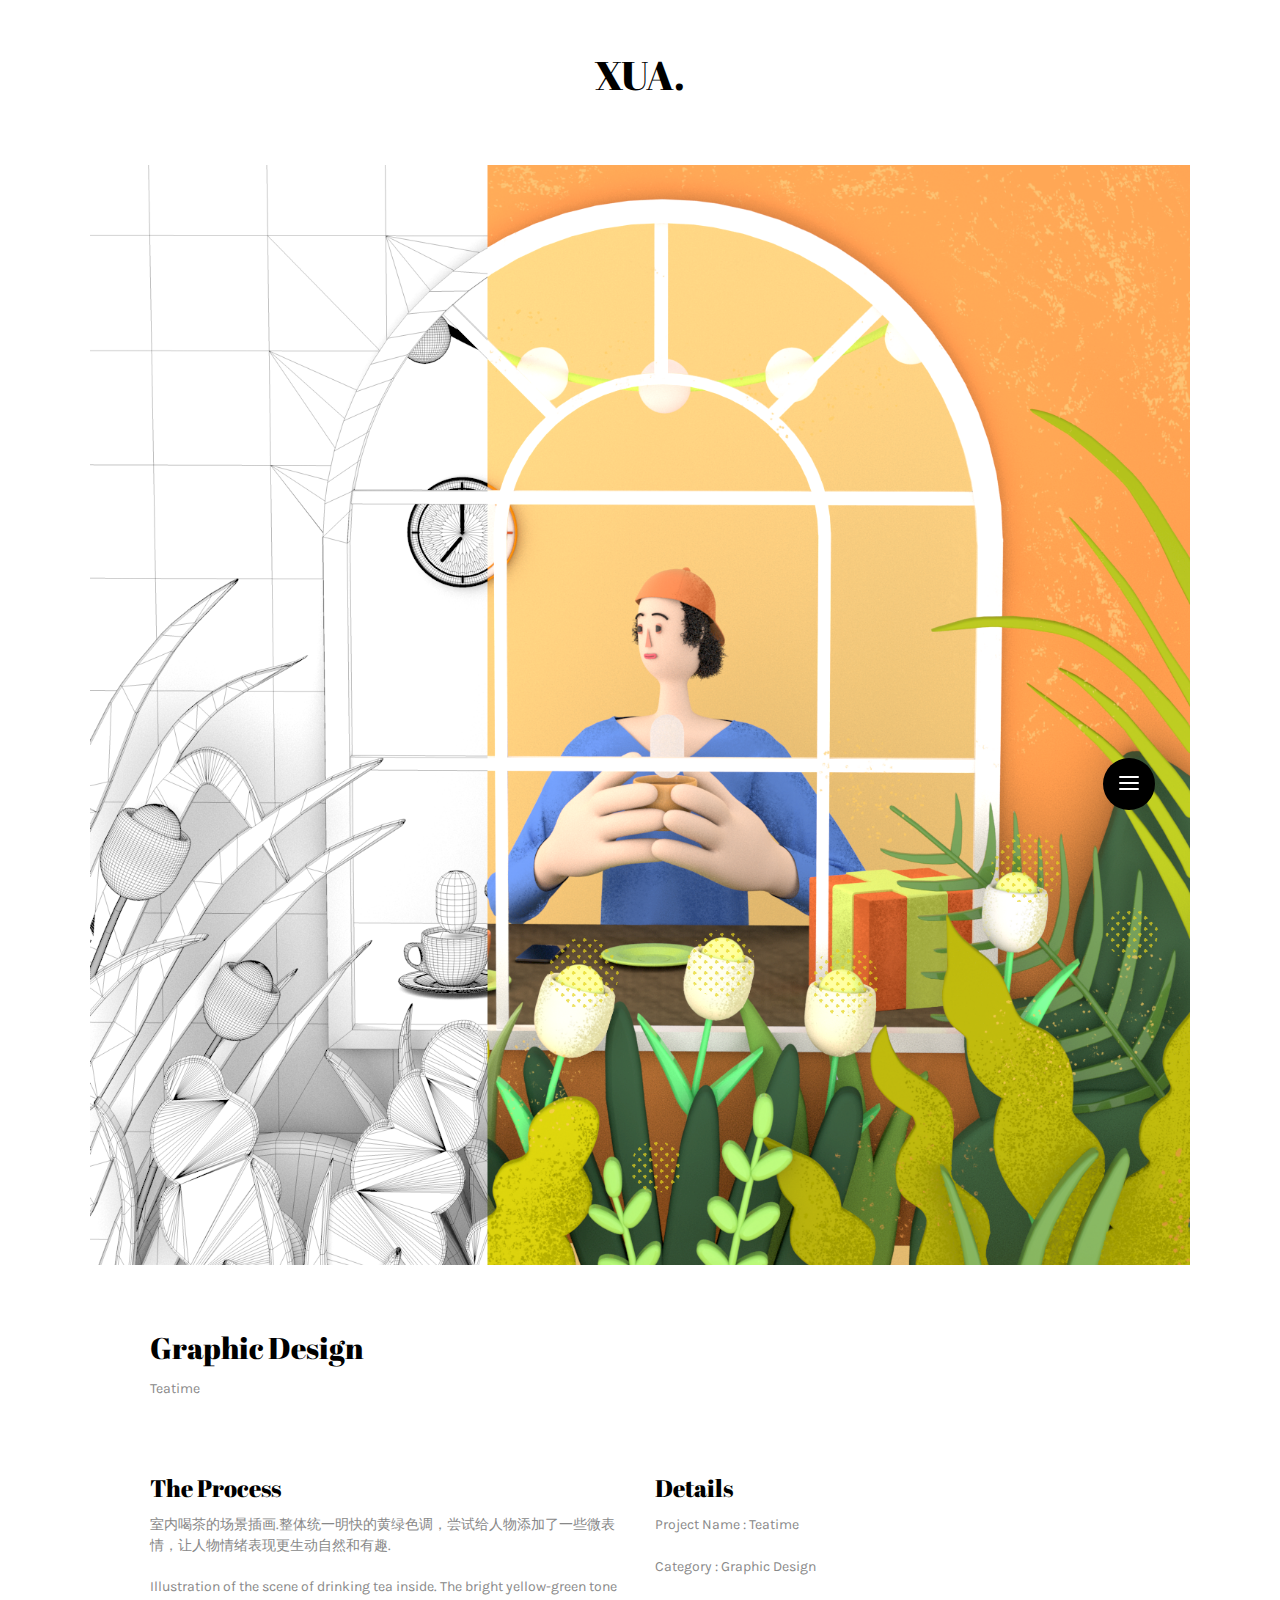
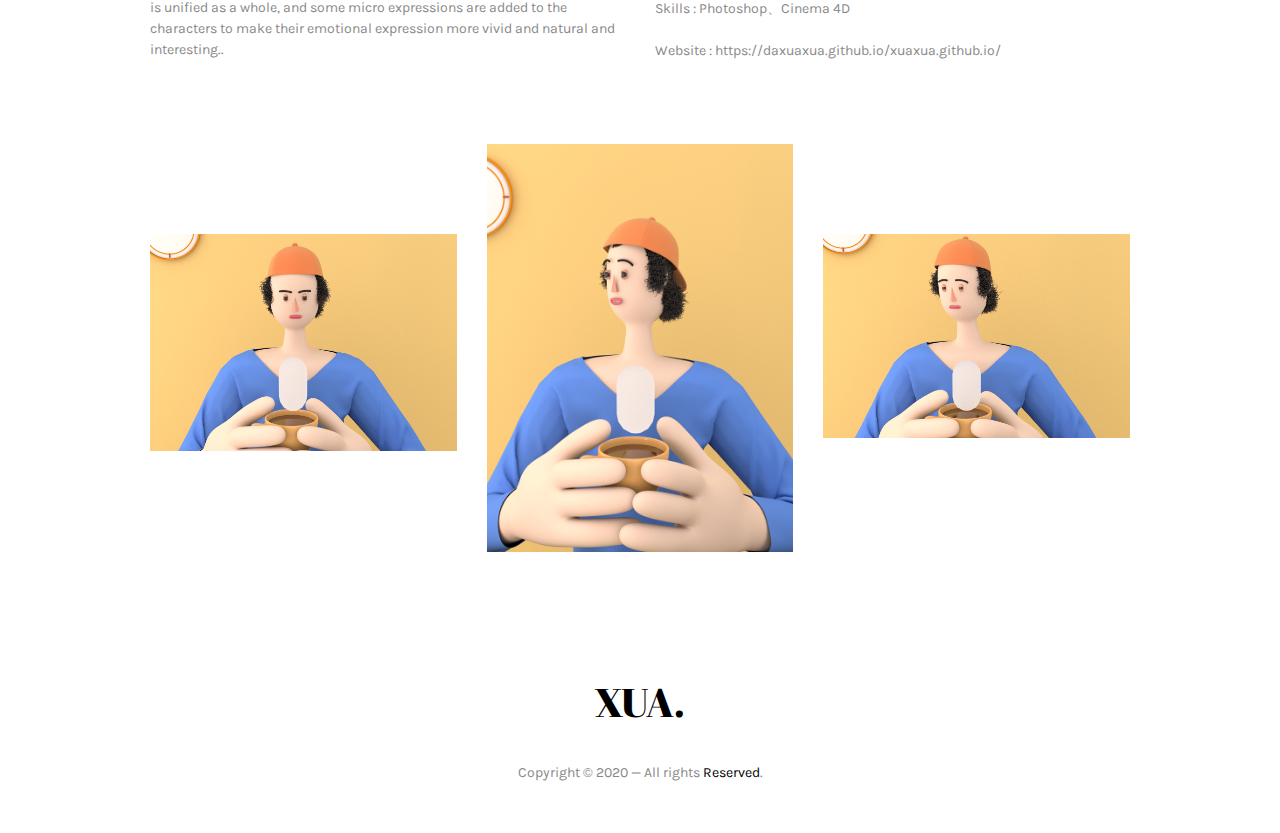
<file: portfolio-page02.html>
﻿<!DOCTYPE html>
<!--[if lt IE 7]> <html class="no-js lt-ie9 lt-ie8 lt-ie7"> <![endif]-->
<!--[if IE 7]> <html class="no-js lt-ie9 lt-ie8"> <![endif]-->
<!--[if IE 8]> <html class="no-js lt-ie9"> <![endif]-->
<!--[if gt IE 8]> <html class="no-js"> <![endif]-->
<html lang="en">

<head>
    <meta charset="utf-8">
    <meta http-equiv="X-UA-Compatible" content="IE=edge">
    <meta name="viewport" content=" width=device-width, initial-scale=1">
    <link rel="icon" type="image/png" href="images/favicon.png" />
    <title>XUA.</title>
    <link href="css/bootstrap.min.css" rel="stylesheet" type="text/css">
    <link href="css/font-awesome.css" rel="stylesheet" type="text/css">
    <link href="css/swiper.css" rel="stylesheet" type="text/css">
    <link href="css/style.css" rel="stylesheet" type="text/css"> 
</head>

<body>
    <!-- Navigation Overlay -->
    <div class="alf-nav-overlay alf-nav-overlay-closed">
        <div class="alf-nav-overlay-inner">
            <div class="alf-nav-overlay-menu-wrapper">
                <div class="alf-left-menu-overlay">
                    <ul class="alf-nav-overlay-main-nav alf-overlay-menu">
                        <li class="alf-overlay-menu-item"><a href="index.html">Home</a></li>
                        <li class="alf-overlay-menu-item"><a href="about.html">About Me</a></li>
                        <li class="alf-overlay-menu-item"><a href="portfolio.html">Portfolio</a></li>
                       
                        <li class="alf-overlay-menu-item"><a href="contact.html">Contact</a></li>
                    </ul>
                </div>
            </div>
            <a href="portfolio-page.html" class="alf-button-nav-overlay-close"> <span></span>
                <svg x="0px" y="0px" width="54px" height="54px" viewBox="0 0 54 54">
                    <circle fill="transparent" stroke="#000" stroke-width="1" cx="27" cy="27" r="25" stroke-dasharray="157 157" stroke-dashoffset="157"></circle>
                </svg>
            </a>
        </div>
    </div>
    <div id="alf-page-wrapper">
        <!-- Header -->
        <header>
            <div class="container-fluid">
                <div class="row">
                    <div class="col-md-12 col-sm-12">
                        <div class="alf-header-container d-flex">
                            <!-- Logo -->
                            <div class="text-center flex-grow-1">
                                <a href="index.html"><h1 class="title-block">XUA.</h1></a>
                            </div>
                        </div>
                        <!-- Hamburger Menu -->
                        <div class="menu-wrapper">
                            <a href="portfolio-page.html" class="alf-hamburger-trigger alf-hamburger-trigger d-flex align-items-center justify-content-center">
                                <div class="alf-hamburger-wrapper align-self-center "> <span></span> <span></span> <span></span> </div>
                            </a>
                        </div>
                    </div>
                </div>
            </div>
        </header>
        
        <!-- Post -->
        <div class="container-fluid">
            <div class="row">
                <div class="col-md-12 col-sm-12 gutter-30"> <img class="img-fluid" src="images/portfolio-page02.jpg" alt="">
                    <div class="alf-post-wrapper">
                        <div class="title-block">
                            <h2>Graphic Design</h2> 
                            <p>Teatime<p><br />
                        </div>
                        <div class="row">
                            <div class="col-md-6 col-sm-6">
                                <h3>The Process</h3>
                                <p>室内喝茶的场景插画.整体统一明快的黄绿色调，尝试给人物添加了一些微表情，让人物情绪表现更生动自然和有趣.</p>
                                <p>Illustration of the scene of drinking tea inside. The bright yellow-green tone is unified as a whole, and some micro expressions are added to the characters to make their emotional expression more vivid and natural and interesting..</p>
                            </div>
                            <div class="col-md-6 col-sm-6">
                                <h3>Details</h3>
                                <p><span class="dark">Project Name :</span> Teatime <br>
                                     <br><span class="dark">Category :</span> Graphic Design<br>
                                    <br><span class="dark">Skills :</span> Photoshop、Cinema 4D<br>
                        
                                    <br><span class="dark">Website :</span> https://daxuaxua.github.io/xuaxua.github.io/</p>
                            
                            </div>
                        </div><br /><br /><br />
                        <div class="row">
                            <div class="col-md-4 col-sm-4"> <img src="images/a02.jpg" class="img-fluid imgtop" alt=""> </div>
                            <div class="col-md-4 col-sm-4"> <img src="images/c02.png" class="img-fluid" alt=""></div>
                            <div class="col-md-4 col-sm-4"> <img src="images/b02.jpg" class="img-fluid imgtop" alt=""> </div>
                        </div>
                    </div>
                </div>
            </div>
        </div>
        
        <!-- Footer -->
        <footer>
            <div class="container-fluid">
                <div class="row">
                    <div class="col-md-12 col-sm-12">
                        <div class="title-block txt-center">
                            <h1>XUA.</h1> </div>
                        <div class="alf-footer-wrapper">
<p class="copyright"> Copyright © 2020 — All rights <a href="https://daxuaxua.github.io/xuaxua.github.io/" >Reserved</a>.</p>
                        </div>
                    </div>
                </div>
            </div>
        </footer>
        
    </div>
    
    <!-- Js -->
    <script src="js/plugins/jquery-3.3.1.min.js"></script>
    <script src="js/plugins/bootstrap.min.js"></script>
    <script src="js/plugins/swiper.min.js"></script>
    <script src="js/script.js"></script>
    
</body>
</html>
</file>
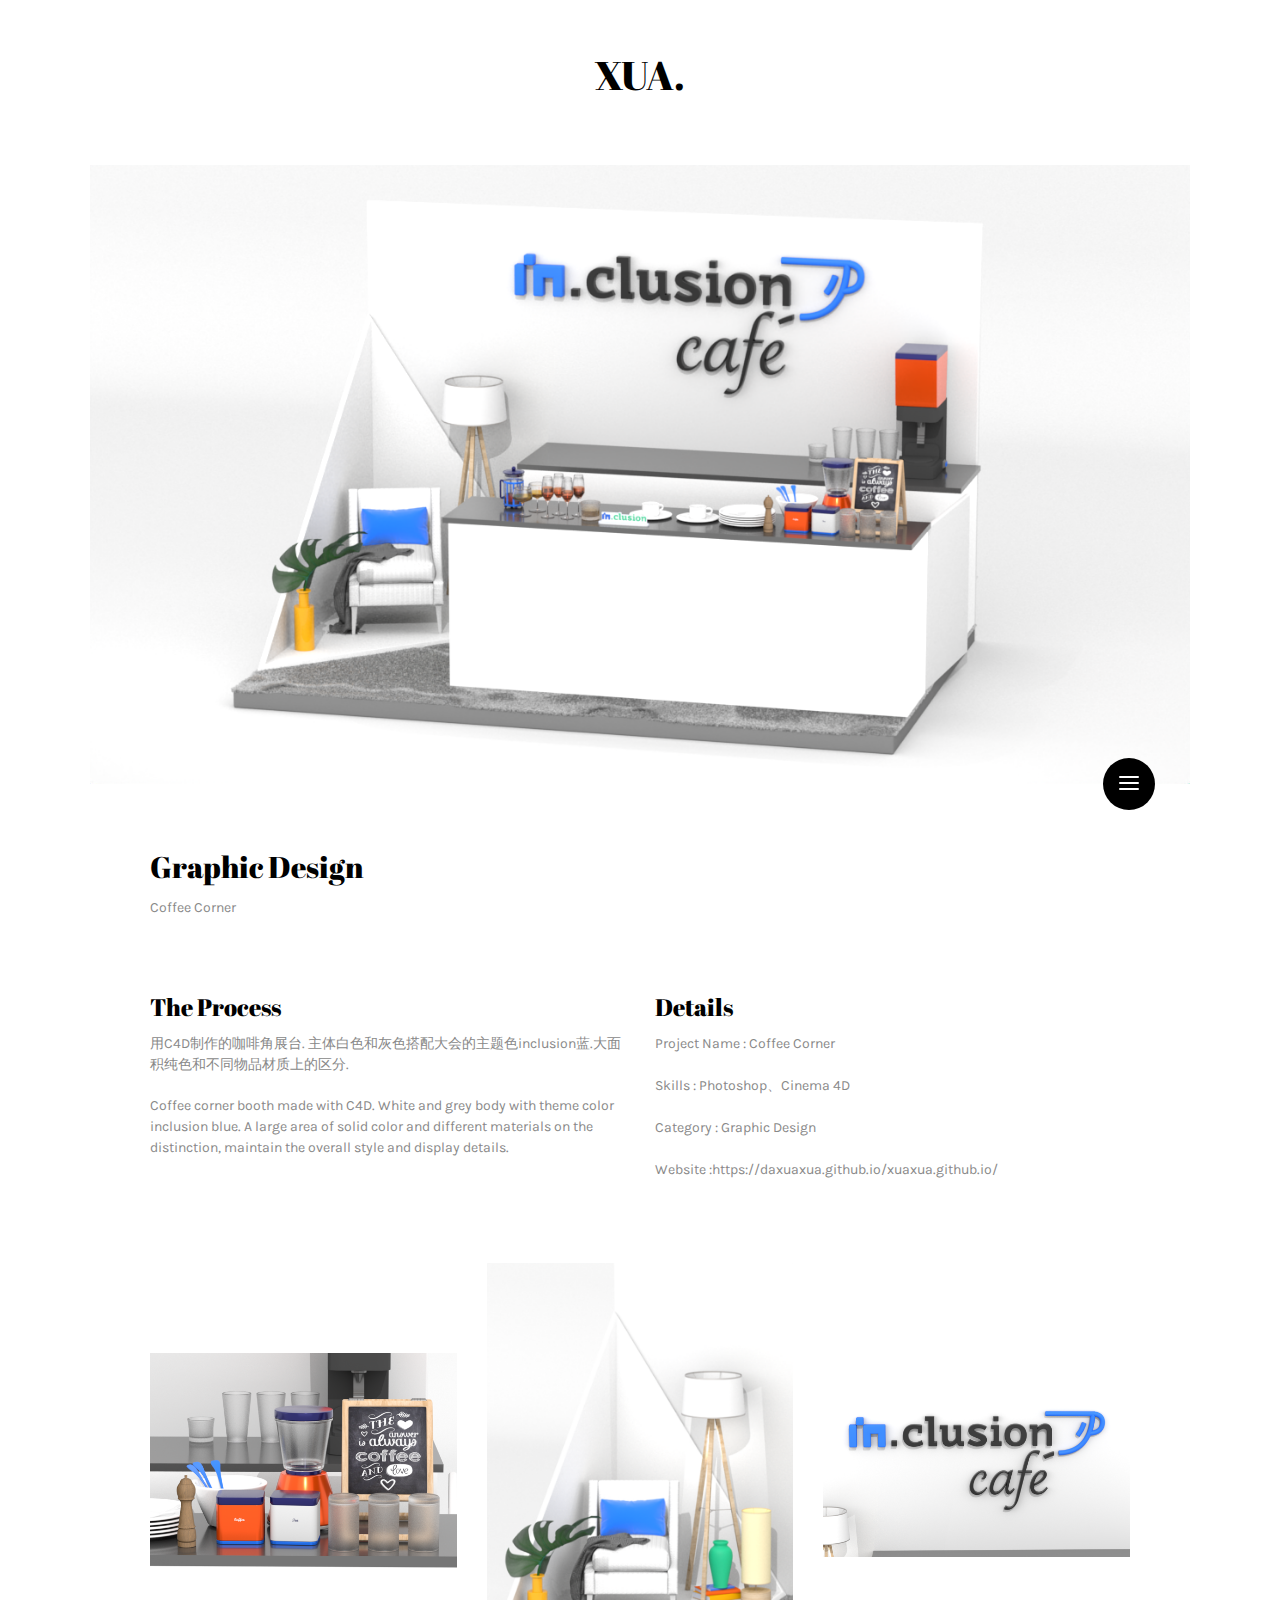
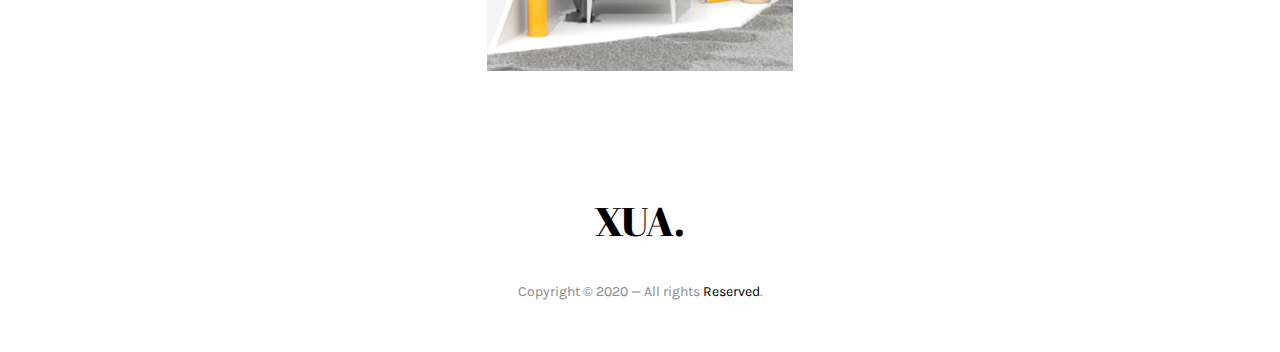
<file: portfolio-page03.html>
﻿<!DOCTYPE html>
<!--[if lt IE 7]> <html class="no-js lt-ie9 lt-ie8 lt-ie7"> <![endif]-->
<!--[if IE 7]> <html class="no-js lt-ie9 lt-ie8"> <![endif]-->
<!--[if IE 8]> <html class="no-js lt-ie9"> <![endif]-->
<!--[if gt IE 8]> <html class="no-js"> <![endif]-->
<html lang="en">

<head>
    <meta charset="utf-8">
    <meta http-equiv="X-UA-Compatible" content="IE=edge">
    <meta name="viewport" content=" width=device-width, initial-scale=1">
    <link rel="icon" type="image/png" href="images/favicon.png" />
    <title>XUA.</title>
    <link href="css/bootstrap.min.css" rel="stylesheet" type="text/css">
    <link href="css/font-awesome.css" rel="stylesheet" type="text/css">
    <link href="css/swiper.css" rel="stylesheet" type="text/css">
    <link href="css/style.css" rel="stylesheet" type="text/css"> 
</head>

<body>
    <!-- Navigation Overlay -->
    <div class="alf-nav-overlay alf-nav-overlay-closed">
        <div class="alf-nav-overlay-inner">
            <div class="alf-nav-overlay-menu-wrapper">
                <div class="alf-left-menu-overlay">
                    <ul class="alf-nav-overlay-main-nav alf-overlay-menu">
                        <li class="alf-overlay-menu-item"><a href="index.html">Home</a></li>
                        <li class="alf-overlay-menu-item"><a href="about.html">About Me</a></li>
                        <li class="alf-overlay-menu-item"><a href="portfolio.html">Portfolio</a></li>
                       
                        <li class="alf-overlay-menu-item"><a href="contact.html">Contact</a></li>
                    </ul>
                </div>
            </div>
            <a href="portfolio-page.html" class="alf-button-nav-overlay-close"> <span></span>
                <svg x="0px" y="0px" width="54px" height="54px" viewBox="0 0 54 54">
                    <circle fill="transparent" stroke="#000" stroke-width="1" cx="27" cy="27" r="25" stroke-dasharray="157 157" stroke-dashoffset="157"></circle>
                </svg>
            </a>
        </div>
    </div>
    <div id="alf-page-wrapper">
        <!-- Header -->
        <header>
            <div class="container-fluid">
                <div class="row">
                    <div class="col-md-12 col-sm-12">
                        <div class="alf-header-container d-flex">
                            <!-- Logo -->
                            <div class="text-center flex-grow-1">
                                <a href="index.html"><h1 class="title-block">XUA.</h1></a>
                            </div>
                        </div>
                        <!-- Hamburger Menu -->
                        <div class="menu-wrapper">
                            <a href="portfolio-page.html" class="alf-hamburger-trigger alf-hamburger-trigger d-flex align-items-center justify-content-center">
                                <div class="alf-hamburger-wrapper align-self-center "> <span></span> <span></span> <span></span> </div>
                            </a>
                        </div>
                    </div>
                </div>
            </div>
        </header>
        
        <!-- Post -->
        <div class="container-fluid">
            <div class="row">
                <div class="col-md-12 col-sm-12 gutter-30"> <img class="img-fluid" src="images/portfolio-page03.jpg" alt="">
                    <div class="alf-post-wrapper">
                        <div class="title-block">
                            <h2>Graphic Design</h2> 
                            <p>Coffee Corner<p><br />
                        </div>
                        <div class="row">
                            <div class="col-md-6 col-sm-6">
                                <h3>The Process</h3>
                                <p>用C4D制作的咖啡角展台. 主体白色和灰色搭配大会的主题色inclusion蓝.大面积纯色和不同物品材质上的区分.</p>
                                <p>Coffee corner booth made with C4D. White and grey body with theme color inclusion blue. A large area of solid color and different materials on the distinction, maintain the overall style and display details.</p>
                            </div>
                            <div class="col-md-6 col-sm-6">
                                <h3>Details</h3>
                                <p><span class="dark">Project Name :</span> Coffee Corner <br>
                                  
                                    <br><span class="dark">Skills :</span> Photoshop、Cinema 4D<br>
                                    <br><span class="dark">Category :</span> Graphic Design<br>
                                    <br><span class="dark">Website :</span>https://daxuaxua.github.io/xuaxua.github.io/ </p>
                               
                            </div>
                        </div><br /><br /><br />
                        <div class="row">
                            <div class="col-md-4 col-sm-4"> <img src="images/a03.jpg" class="img-fluid imgtop" alt=""> </div>
                            <div class="col-md-4 col-sm-4"> <img src="images/c03.png" class="img-fluid" alt=""></div>
                            <div class="col-md-4 col-sm-4"> <img src="images/b03.jpg" class="img-fluid imgtop" alt=""> </div>
                        </div>
                    </div>
                </div>
            </div>
        </div>
        
        <!-- Footer -->
        <footer>
            <div class="container-fluid">
                <div class="row">
                    <div class="col-md-12 col-sm-12">
                        <div class="title-block txt-center">
                            <h1>XUA.</h1> </div>
                        <div class="alf-footer-wrapper">
<p class="copyright"> Copyright © 2020 — All rights <a href="https://daxuaxua.github.io/xuaxua.github.io/" >Reserved</a>.</p>
                        </div>
                    </div>
                </div>
            </div>
        </footer>
        
    </div>
    
    <!-- Js -->
    <script src="js/plugins/jquery-3.3.1.min.js"></script>
    <script src="js/plugins/bootstrap.min.js"></script>
    <script src="js/plugins/swiper.min.js"></script>
    <script src="js/script.js"></script>
    
</body>
</html>
</file>
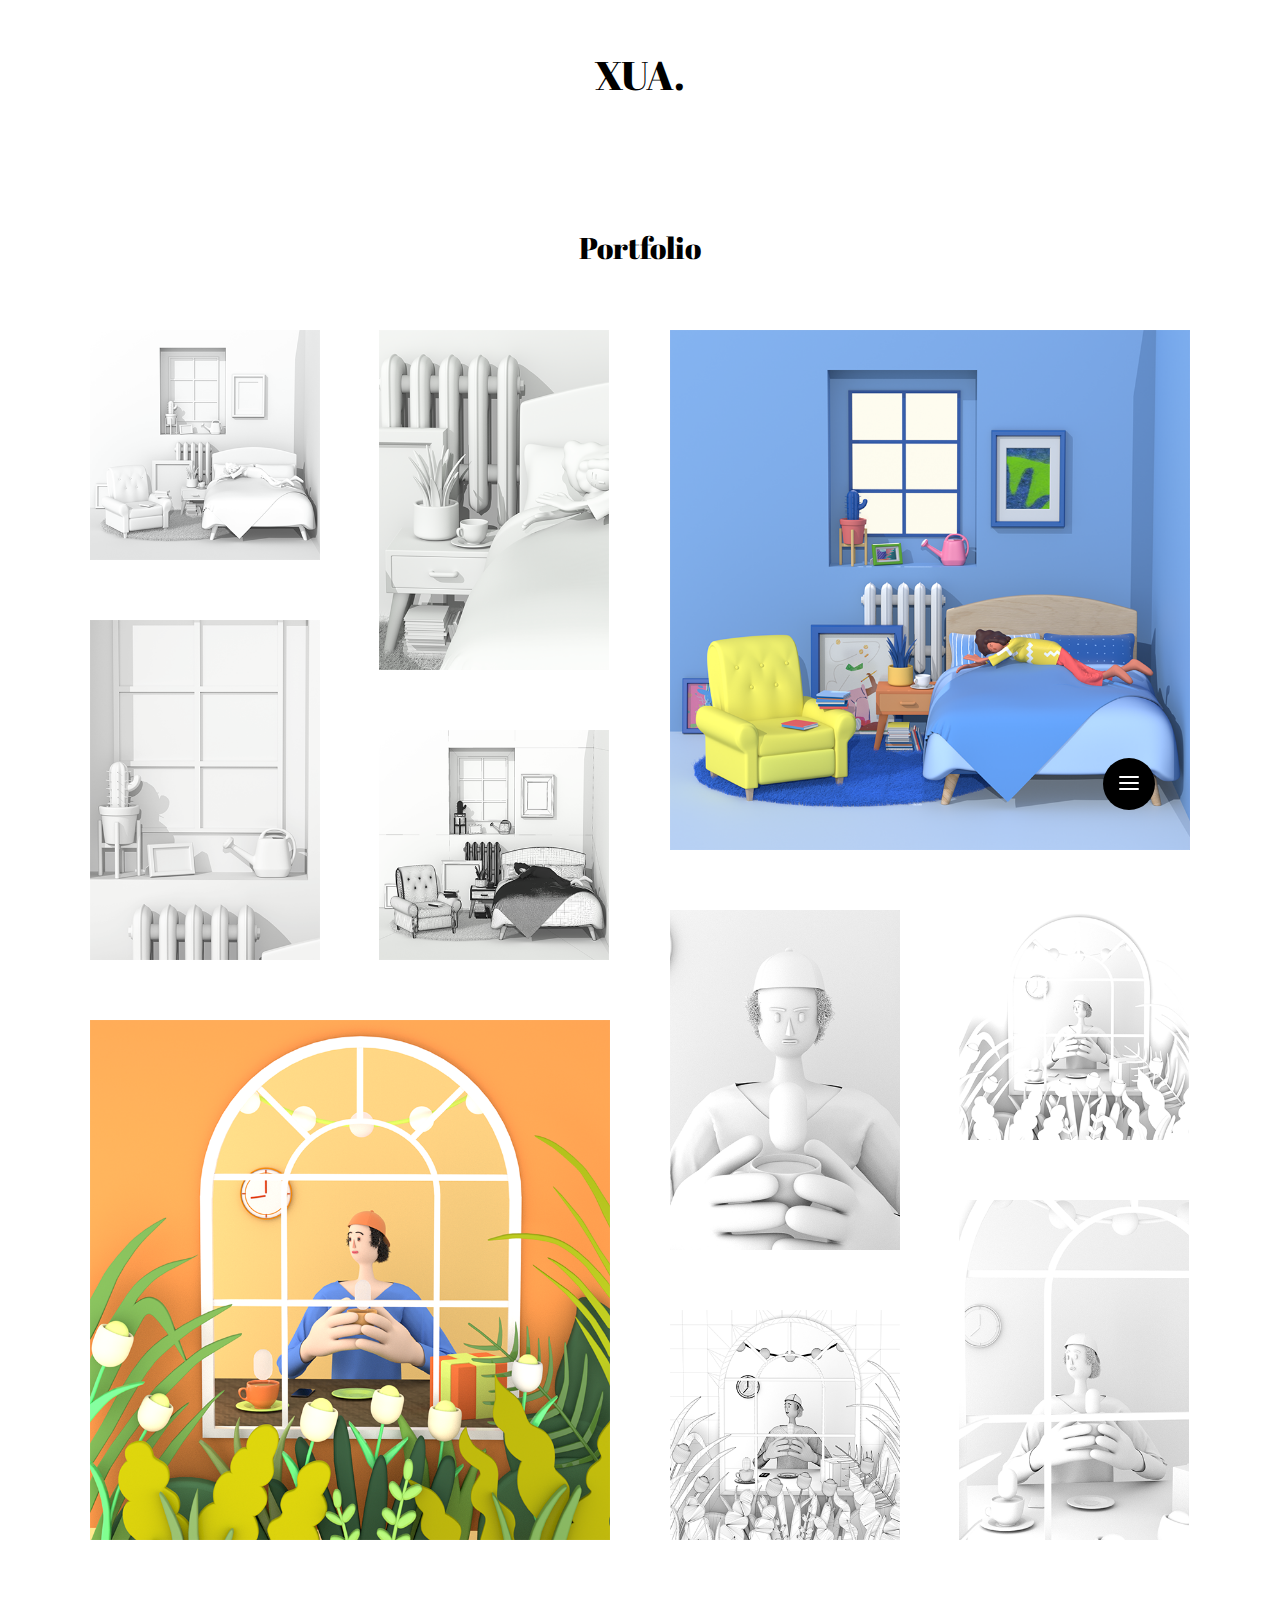
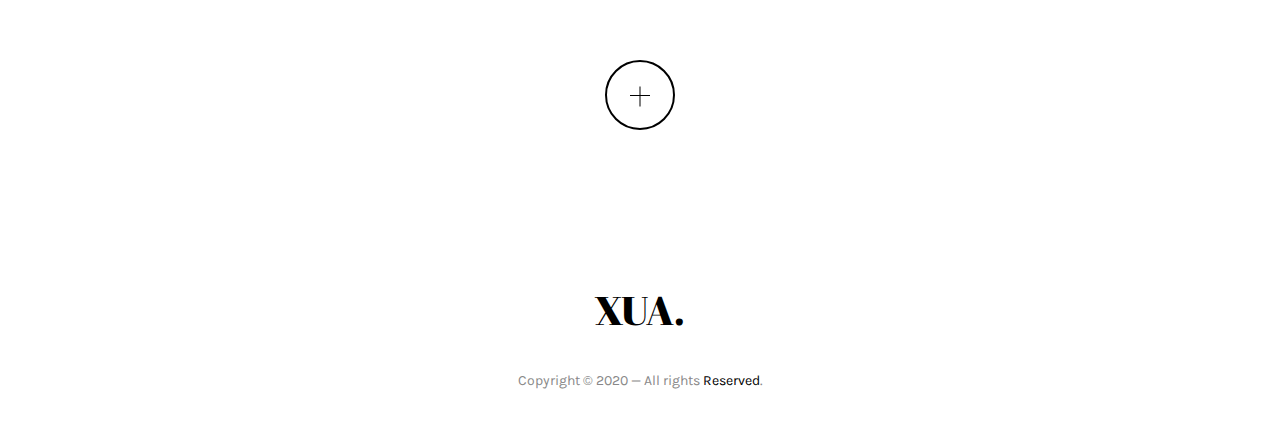
<file: portfolio.html>
﻿<!DOCTYPE html>
<!--[if lt IE 7]> <html class="no-js lt-ie9 lt-ie8 lt-ie7"> <![endif]-->
<!--[if IE 7]> <html class="no-js lt-ie9 lt-ie8"> <![endif]-->
<!--[if IE 8]> <html class="no-js lt-ie9"> <![endif]-->
<!--[if gt IE 8]> <html class="no-js"> <![endif]-->
<html lang="en">

<head>
    <meta charset="utf-8">
    <meta http-equiv="X-UA-Compatible" content="IE=edge">
    <meta name="viewport" content=" width=device-width, initial-scale=1">
    <link rel="icon" type="image/png" href="images/favicon.png" />
    <title>XUA.</title>
    <link href="css/bootstrap.min.css" rel="stylesheet" type="text/css">
    <link href="css/font-awesome.css" rel="stylesheet" type="text/css">
    <link href="css/swiper.css" rel="stylesheet" type="text/css">
    <link href="css/style.css" rel="stylesheet" type="text/css"> 
</head>

<body>
    <!-- Navigation Overlay -->
    <div class="alf-nav-overlay alf-nav-overlay-closed">
        <div class="alf-nav-overlay-inner">
            <div class="alf-nav-overlay-menu-wrapper">
                <div class="alf-left-menu-overlay">
                    <ul class="alf-nav-overlay-main-nav alf-overlay-menu">
                        <li class="alf-overlay-menu-item"><a href="index.html">Home</a></li>
                        <li class="alf-overlay-menu-item"><a href="about.html">About Me</a></li>
                        <li class="alf-overlay-menu-item"><a href="portfolio.html">Portfolio</a></li>
                   
                        <li class="alf-overlay-menu-item"><a href="contact.html">Contact</a></li>
                    </ul>
                </div>
            </div>
            <a href="portfolio.html" class="alf-button-nav-overlay-close"> <span></span>
                <svg x="0px" y="0px" width="54px" height="54px" viewBox="0 0 54 54">
                    <circle fill="transparent" stroke="#000" stroke-width="1" cx="27" cy="27" r="25" stroke-dasharray="157 157" stroke-dashoffset="157"></circle>
                </svg>
            </a>
        </div>
    </div>
    <div id="alf-page-wrapper">
        <!-- Header -->
        <header>
            <div class="container-fluid">
                <div class="row">
                    <div class="col-md-12 col-sm-12">
                        <div class="alf-header-container d-flex">
                            <!-- Logo -->
                            <div class="text-center flex-grow-1">
                                <a href="index.html"><h1 class="title-block">XUA.</h1></a>
                            </div>
                        </div>
                        <!-- Hamburger Menu -->
                        <div class="menu-wrapper">
                            <a href="portfolio.html" class="alf-hamburger-trigger alf-hamburger-trigger d-flex align-items-center justify-content-center">
                                <div class="alf-hamburger-wrapper align-self-center "> <span></span> <span></span> <span></span> </div>
                            </a>
                        </div>
                    </div>
                </div>
            </div>
        </header>
        
        <!-- Portfolio -->
        <section class="alf-section-portfolio">
            <div class="container-fluid">
                <div class="row">
                    <div class="col-md-12 col-sm-12">
                        <div class="title-block txt-center"> <h2>Portfolio</h2> </div>
                    </div>
                    <!-- start masonry no js required -->
                    <div class="first-col-grid col-md-6 col-sm-6 gutter-30">
                        <div class="alf-first-wrapper">
                            <div class="alf-col-wrapper-img">
                                <img src="images/portfolio/port-01.png" class="img-fluid image-box-img" alt=""> 
                                <div class="img-overlay txt-center">
                                    <div class="title-block title-block-hover txt-center"> 
                                        <a href="portfolio-page.html"><h3>Bedroom</h3></a> 
                                        <a href="portfolio-page.html"><span>Graphic Design</span></a> 
                                    </div>
                                </div>
                            </div>
                            <div class="alf-col-wrapper-img">
                                <img src="images/portfolio/port-02.png" class="img-fluid image-box-img" alt=""> 
                                <div class="img-overlay txt-center">
                                    <div class="title-block title-block-hover txt-center"> 
                                        <a href="portfolio-page.html"><h3>Bedroom</h3></a> 
                                        <a href="portfolio-page.html"><span>Graphic Design</span></a> 
                                    </div>
                                </div>
                            </div>
                        </div>
                        <div class="alf-second-wrapper">
                            <div class="alf-col-wrapper-img">
                                <img src="images/portfolio/port-03.png" class="img-fluid image-box-img" alt=""> 
                                <div class="img-overlay txt-center">
                                    <div class="title-block title-block-hover txt-center"> 
                                        <a href="portfolio-page.html"><h3>Bedroom</h3></a> 
                                        <a href="portfolio-page.html"><span>Graphic Design</span></a> 
                                    </div>
                                </div>
                            </div>
                            <div class="alf-col-wrapper-img">
                                <img src="images/portfolio/port-04.png" class="img-fluid image-box-img" alt=""> 
                                <div class="img-overlay txt-center">
                                    <div class="title-block title-block-hover txt-center"> 
                                        <a href="portfolio-page.html"><h3>Bedroom</h3></a> 
                                        <a href="portfolio-page.html"><span>Graphic Design</span></a> 
                                    </div>
                                </div>
                            </div>
                        </div>
						
                        <div class="alf-big-wrapper">
                            <div class="alf-col-wrapper-img">
                                <img src="images/portfolio/port-05.png" class="img-fluid image-box-img" alt=""> 
                                <div class="img-overlay txt-center">
                                    <div class="title-block title-block-hover txt-center"> 
                                        <a href="portfolio-page.html"><h3>Teatime</h3></a> 
                                        <a href="portfolio-page.html"><span>Character Design</span></a> 
                                    </div>
                                </div>
                            </div>
                        </div>
                    </div>
					
                    <div class="second-col-grid col-md-6 col-sm-6 gutter-30">
                        <div class="alf-big-wrapper alf-big-wrapper-second">
                            <div class="alf-col-wrapper-img">
                                <img src="images/portfolio/port-06.jpg" class="img-fluid image-box-img" alt=""> 
                                <div class="img-overlay txt-center">
                                    <div class="title-block title-block-hover txt-center"> 
                                        <a href="portfolio-page.html"><h3>Bedroom</h3></a> 
                                        <a href="portfolio-page.html"><span>Graphic Design</span></a> 
                                    </div>
                                </div>
                            </div>
                        </div>
                        <div class="alf-first-wrapper">
                            <div class="alf-col-wrapper-img">
                                <img src="images/portfolio/port-07.png" class="img-fluid image-box-img" alt=""> 
                                <div class="img-overlay txt-center">
                                    <div class="title-block title-block-hover txt-center"> 
                                        <a href="portfolio-page.html"><h3>Teatime</h3></a> 
                                        <a href="portfolio-page.html"><span>Character Design</span></a> 
                                    </div>
                                </div>
                            </div>
                            <div class="alf-col-wrapper-img ">
                                <img src="images/portfolio/port-14.png" class="img-fluid image-box-img" alt=""> 
                                <div class="img-overlay txt-center">
                                    <div class="title-block title-block-hover txt-center"> 
                                        <a href="portfolio-page.html"><h3>Teatime</h3></a> 
                                        <a href="portfolio-page.html"><span>Character Design</span></a> 
                                    </div>
                                </div>
                            </div>
                        </div>
                        <div class="alf-second-wrapper">
                            <div class="alf-col-wrapper-img">
                                <img src="images/portfolio/port-09.png" class="img-fluid image-box-img" alt=""> 
                                <div class="img-overlay txt-center">
                                    <div class="title-block title-block-hover txt-center"> 
                                        <a href="portfolio-page.html"><h3>Teatime</h3></a> 
                                        <a href="portfolio-page.html"><span>Character Design</span></a> 
                                    </div>
                                </div>
                            </div>
                            <div class="alf-col-wrapper-img">
                                <img src="images/portfolio/port-10.png" class="img-fluid image-box-img" alt=""> 
                                <div class="img-overlay txt-center">
                                    <div class="title-block title-block-hover txt-center"> 
                                        <a href="portfolio-page.html"><h3>Teatime</h3></a> 
                                        <a href="portfolio-page.html"><span>Character Design</span></a> 
                                    </div>
                                </div>
                            </div>
                        </div>
                    </div>
                </div>
                <!-- show more -->
                <div class="alf-show-more-container">
                    <div class="row">
                        <div class="first-col-grid col-md-6 col-sm-6 gutter-30">
                            <div class="alf-first-wrapper">
                                <div class="alf-col-wrapper-img">
                                    <img src="images/portfolio/port-11.png" class="img-fluid image-box-img" alt=""> 
                                    <div class="img-overlay txt-center">
                                        <div class="title-block title-block-hover txt-center"> 
                                            <a href="portfolio-page.html"><h3>Coffee Corner</h3></a> 
                                            <a href="portfolio-page.html"><span>Graphic Design</span></a> 
                                        </div>
                                    </div>
                                </div>
                                <div class="alf-col-wrapper-img">
                                    <img src="images/portfolio/port-16.jpg" class="img-fluid image-box-img" alt=""> 
                                    <div class="img-overlay txt-center">
                                        <div class="title-block title-block-hover txt-center"> 
                                            <a href="portfolio-page.html"><h3>Coffee Corner</h3></a> 
                                            <a href="portfolio-page.html"><span>Graphic Design</span></a> 
                                        </div>
                                    </div>
                                </div>
                            </div>
                            <div class="alf-second-wrapper">
                                <div class="alf-col-wrapper-img">
                                    <img src="images/portfolio/port-17.jpg" class="img-fluid image-box-img" alt=""> 
                                    <div class="img-overlay txt-center">
                                        <div class="title-block title-block-hover txt-center"> 
                                            <a href="portfolio-page.html"><h3>Coffee Corner</h3></a> 
                                            <a href="portfolio-page.html"><span>Graphic Design</span></a> 
                                        </div>
                                    </div>
                                </div>
                                <div class="alf-col-wrapper-img">
                                    <img src="images/portfolio/port-14.png" class="img-fluid image-box-img" alt=""> 
                                    <div class="img-overlay txt-center">
                                        <div class="title-block title-block-hover txt-center"> 
                                            <a href="portfolio-page.html"><h3>Coffee Corner</h3></a> 
                                            <a href="portfolio-page.html"><span>Graphic Design</span></a> 
                                        </div>
                                    </div>
                                </div>
                            </div>
                            <div class="alf-big-wrapper">
                                <div class="alf-col-wrapper-img">
                                    <img src="images/portfolio/port-13.png" class="img-fluid image-box-img" alt=""> 
                                    <div class="img-overlay txt-center">
                                        <div class="title-block title-block-hover txt-center"> 
                                            <a href="portfolio-page.html"><h3>Discuss</h3></a> 
                                            <a href="portfolio-page.html"><span>Graphic Design</span></a> 
                                        </div>
                                    </div>
                                </div>
                            </div>
                        </div>
                        <div class="second-col-grid col-md-6 col-sm-6 gutter-30">
                            <div class="alf-big-wrapper alf-big-wrapper-second">
                                <div class="alf-col-wrapper-img">
                                    <img src="images/portfolio/port-19.jpg" class="img-fluid image-box-img" alt=""> 
                                    <div class="img-overlay txt-center">
                                        <div class="title-block title-block-hover txt-center"> 
                                            <a href="portfolio-page.html"><h3>Coffee Corner</h3></a> 
                                            <a href="portfolio-page.html"><span>Graphic Design</span></a> 
                                        </div>
                                    </div>
                                </div>
                            </div>
                            <div class="alf-first-wrapper">
                                <div class="alf-col-wrapper-img">
                                    <img src="images/portfolio/port-18.jpg" class="img-fluid image-box-img" alt=""> 
                                    <div class="img-overlay txt-center">
                                        <div class="title-block title-block-hover txt-center"> 
                                            <a href="portfolio-page.html"><h3>Discuss</h3></a> 
                                            <a href="portfolio-page.html"><span>Graphic Design</span></a> 
                                        </div>
                                    </div>
                                </div>
                                <div class="alf-col-wrapper-img ">
                                    <img src="images/portfolio/port-12.jpg" class="img-fluid image-box-img" alt=""> 
                                    <div class="img-overlay txt-center">
                                        <div class="title-block title-block-hover txt-center"> 
                                            <a href="portfolio-page.html"><h3>Discuss</h3></a> 
                                            <a href="portfolio-page.html"><span>Graphic Design</span></a> 
                                        </div>
                                    </div>
                                </div>
                            </div>
                            <div class="alf-second-wrapper">
                                <div class="alf-col-wrapper-img">
                                    <img src="images/portfolio/port-21.jpg" class="img-fluid image-box-img" alt=""> 
                                    <div class="img-overlay txt-center">
                                        <div class="title-block title-block-hover txt-center"> 
                                            <a href="portfolio-page.html"><h3>Discuss</h3></a> 
                                            <a href="portfolio-page.html"><span>Graphic Design</span></a> 
                                        </div>
                                    </div>
                                </div>
                                <div class="alf-col-wrapper-img">
                                    <img src="images/portfolio/port-15.jpg" class="img-fluid image-box-img" alt=""> 
                                    <div class="img-overlay txt-center">
                                        <div class="title-block title-block-hover txt-center"> 
                                            <a href="portfolio-page.html"><h3>Discuss</h3></a> 
                                            <a href="portfolio-page.html"><span>Graphic Design</span></a> 
                                        </div>
                                    </div>
                                </div>
                            </div>
                        </div>
                    </div>
                </div>
                <!-- add more -->
                <div class="alf-more-wrapper txt-center">
                    <a href="index.html" class="alf-more-trigger flex"> <span class="plus flex-center">&nbsp;</span> </a>
                </div>
            </div>
        </section>
        
        <!-- Footer -->
        <footer>
            <div class="container-fluid">
                <div class="row">
                    <div class="col-md-12 col-sm-12">
                        <div class="title-block txt-center"> <h1>XUA.</h1> </div>
                        <div class="alf-footer-wrapper">
<p class="copyright"> Copyright © 2020 — All rights <a href="https://daxuaxua.github.io/xuaxua.github.io/" >Reserved</a>.</p>
                        </div>
                    </div>
                </div>
            </div>
        </footer>
    </div>
    
    <!-- Js -->
    <script src="js/plugins/jquery-3.3.1.min.js"></script>
    <script src="js/plugins/bootstrap.min.js"></script>
    <script src="js/plugins/swiper.min.js"></script>
    <script src="js/script.js"></script>
    
</body>
</html>
</file>
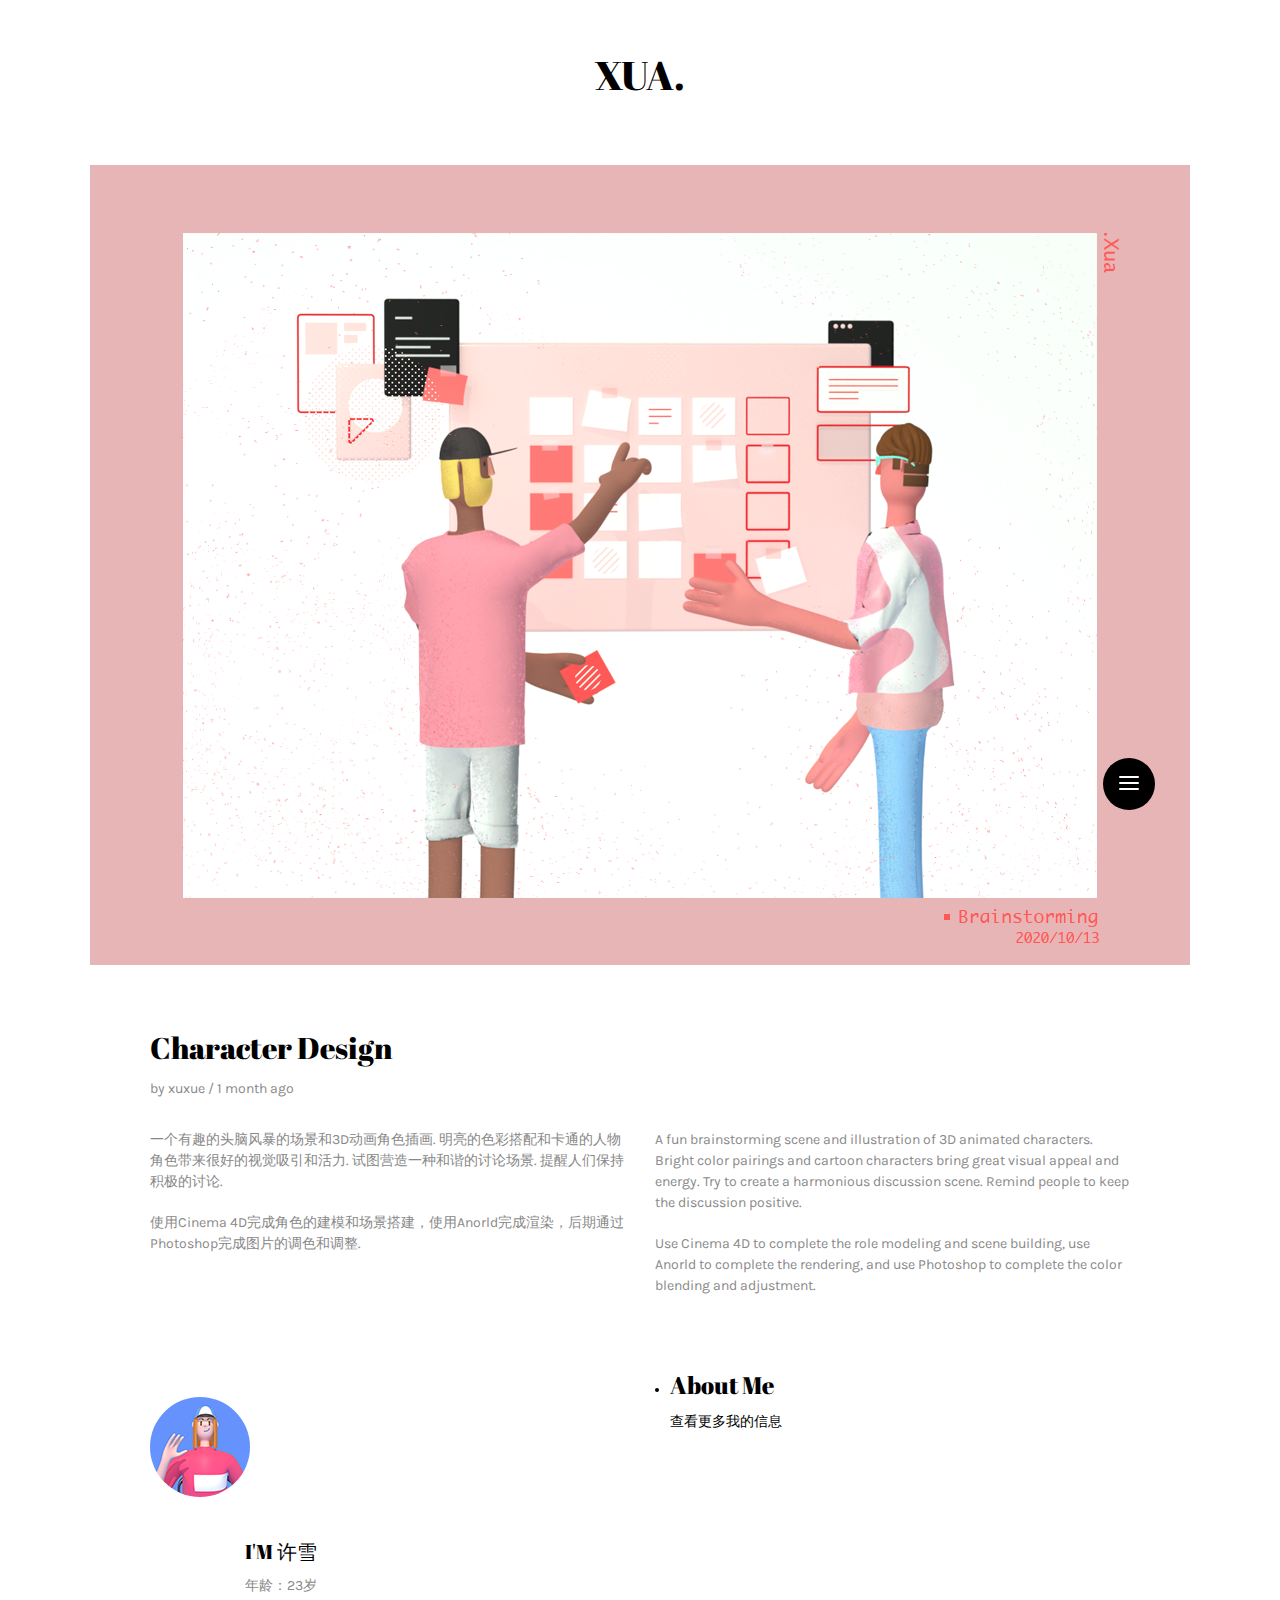
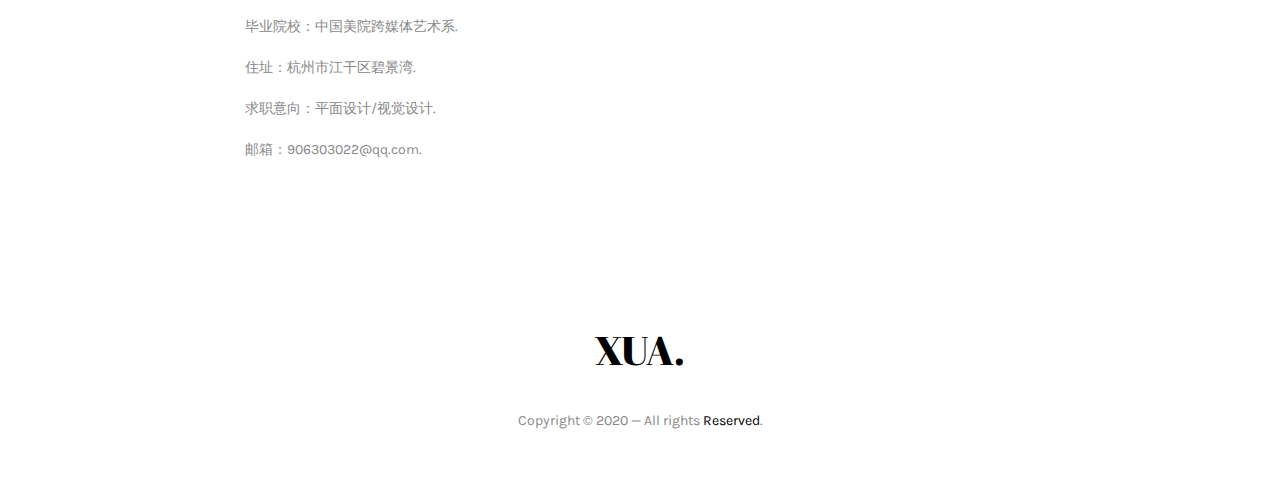
<file: post.html>
﻿<!DOCTYPE html>
<!--[if lt IE 7]> <html class="no-js lt-ie9 lt-ie8 lt-ie7"> <![endif]-->
<!--[if IE 7]> <html class="no-js lt-ie9 lt-ie8"> <![endif]-->
<!--[if IE 8]> <html class="no-js lt-ie9"> <![endif]-->
<!--[if gt IE 8]> <html class="no-js"> <![endif]-->
<html lang="en">

<head>
    <meta charset="utf-8">
    <meta http-equiv="X-UA-Compatible" content="IE=edge">
    <meta name="viewport" content=" width=device-width, initial-scale=1">
    <link rel="icon" type="image/png" href="images/favicon.png" />
    <title>XUA.</title>
    <link href="css/bootstrap.min.css" rel="stylesheet" type="text/css">
    <link href="css/font-awesome.css" rel="stylesheet" type="text/css">
    <link href="css/swiper.css" rel="stylesheet" type="text/css">
    <link href="css/style.css" rel="stylesheet" type="text/css"> 
</head>

<body>
   
    <!-- Navigation Overlay -->
    <div class="alf-nav-overlay alf-nav-overlay-closed">
        <div class="alf-nav-overlay-inner">
            <div class="alf-nav-overlay-menu-wrapper">
                <div class="alf-left-menu-overlay">
                    <ul class="alf-nav-overlay-main-nav alf-overlay-menu">
                        <li class="alf-overlay-menu-item"><a href="index.html">Home</a></li>
                        <li class="alf-overlay-menu-item"><a href="about.html">About Me</a></li>
                        <li class="alf-overlay-menu-item"><a href="portfolio.html">Portfolio</a></li>
                        
                        <li class="alf-overlay-menu-item"><a href="contact.html">Contact</a></li>
                    </ul>
                </div>
            </div>
            <a href="post.html" class="alf-button-nav-overlay-close"> <span></span>
                <svg x="0px" y="0px" width="54px" height="54px" viewBox="0 0 54 54">
                    <circle fill="transparent" stroke="#000" stroke-width="1" cx="27" cy="27" r="25" stroke-dasharray="157 157" stroke-dashoffset="157"></circle>
                </svg>
            </a>
        </div>
    </div>
    <div id="alf-page-wrapper">
        <!-- Header -->
        <header>
            <div class="container-fluid">
                <div class="row">
                    <div class="col-md-12 col-sm-12">
                        <div class="alf-header-container d-flex">
                            <!-- Logo -->
                            <div class="text-center flex-grow-1"> <a href="index.html"><h1 class="title-block">XUA.</h1></a> </div>
                        </div>
                        <!-- Hamburger Menu -->
                        <div class="menu-wrapper">
                            <a href="post.html" class="alf-hamburger-trigger alf-hamburger-trigger d-flex align-items-center justify-content-center">
                                <div class="alf-hamburger-wrapper align-self-center "> <span></span> <span></span> <span></span> </div>
                            </a>
                        </div>
                    </div>
                </div>
            </div>
        </header>
        
        <!-- Post -->
        <div class="container-fluid">
            <div class="row">
                <div class="col-md-12 col-sm-12 gutter-30"> <img class="img-fluid" src="images/post.jpg" alt="">
                    <div class="alf-post-wrapper">
                        <div class="title-block">
                            <h2>Character Design</h2>
                            <p>by xuxue / 1 month ago</p>
                        </div>
                        <div class="row">
                            <div class="col-md-6 col-sm-6">
                                <p>一个有趣的头脑风暴的场景和3D动画角色插画. 明亮的色彩搭配和卡通的人物角色带来很好的视觉吸引和活力. 试图营造一种和谐的讨论场景. 提醒人们保持积极的讨论.</p>
                                <p>使用Cinema 4D完成角色的建模和场景搭建，使用Anorld完成渲染，后期通过Photoshop完成图片的调色和调整. <p>
                                <br /> </div>
                            <div class="col-md-6 col-sm-6">
                                <p>A fun brainstorming scene and illustration of 3D animated characters. Bright color pairings and cartoon characters bring great visual appeal and energy. Try to create a harmonious discussion scene. Remind people to keep the discussion positive.</p>
                                <p>Use Cinema 4D to complete the role modeling and scene building, use Anorld to complete the rendering, and use Photoshop to complete the color blending and adjustment.</p>
                                <br /> </div>
                        </div>
                        <!-- Comments -->
                        <div class="row">
                            <div class="col-md-6 col-sm-6">
                                <ul class="alf-form-block">
                                    <li class="alf-form-block-item clearfix">
                                        <div class="img-wrapper">
                                            <a href="post.html" class="thumb-link"> <img src="images/people.jpg" class="img-fluid alf-forms-img" alt=""> </a>
                                        </div>
                                        <div class="alf-form-wrapper">
                                            <h4>I'M 许雪</h4>
                                            <p>年龄：23岁</p><p>毕业院校：中国美院跨媒体艺术系.</p><p>住址：杭州市江干区碧景湾.</p><p>求职意向：平面设计/视觉设计.</p><p>邮箱：906303022@qq.com.</p> 
</div>
                                    </li>
                                </ul>
                            </div>
                            <!-- Form -->
                            <div class="col-md-6 col-sm-6 gutter-30">
                                <div class="title-block">
									 <li class="alf-overlay-menu-item"><h3><a href="about.html">About Me</a></h3></li>
									 <p><a href="about.html">查看更多我的信息</a></p>
                                   </div>
                             
                                </form>
                            </div>
                        </div>
                    </div>
                </div>
            </div>
        </div>
        
        <!-- Footer -->
        <footer>
            <div class="container-fluid">
                <div class="row">
                    <div class="col-md-12 col-sm-12">
                        <div class="title-block txt-center">
                            <h1>XUA.</h1> </div>
                        <div class="alf-footer-wrapper">
<p class="copyright"> Copyright © 2020 — All rights <a href="https://daxuaxua.github.io/xuaxua.github.io" title="bootstrapmb">Reserved</a>.</p>
                        </div>
                    </div>
                </div>
            </div>
        </footer>
    </div>
    
    <!-- Js -->
    <script src="js/plugins/jquery-3.3.1.min.js"></script>
    <script src="js/plugins/bootstrap.min.js"></script>
    <script src="js/plugins/swiper.min.js"></script>
    <script src="js/script.js"></script>
</body>

</html>
</file>
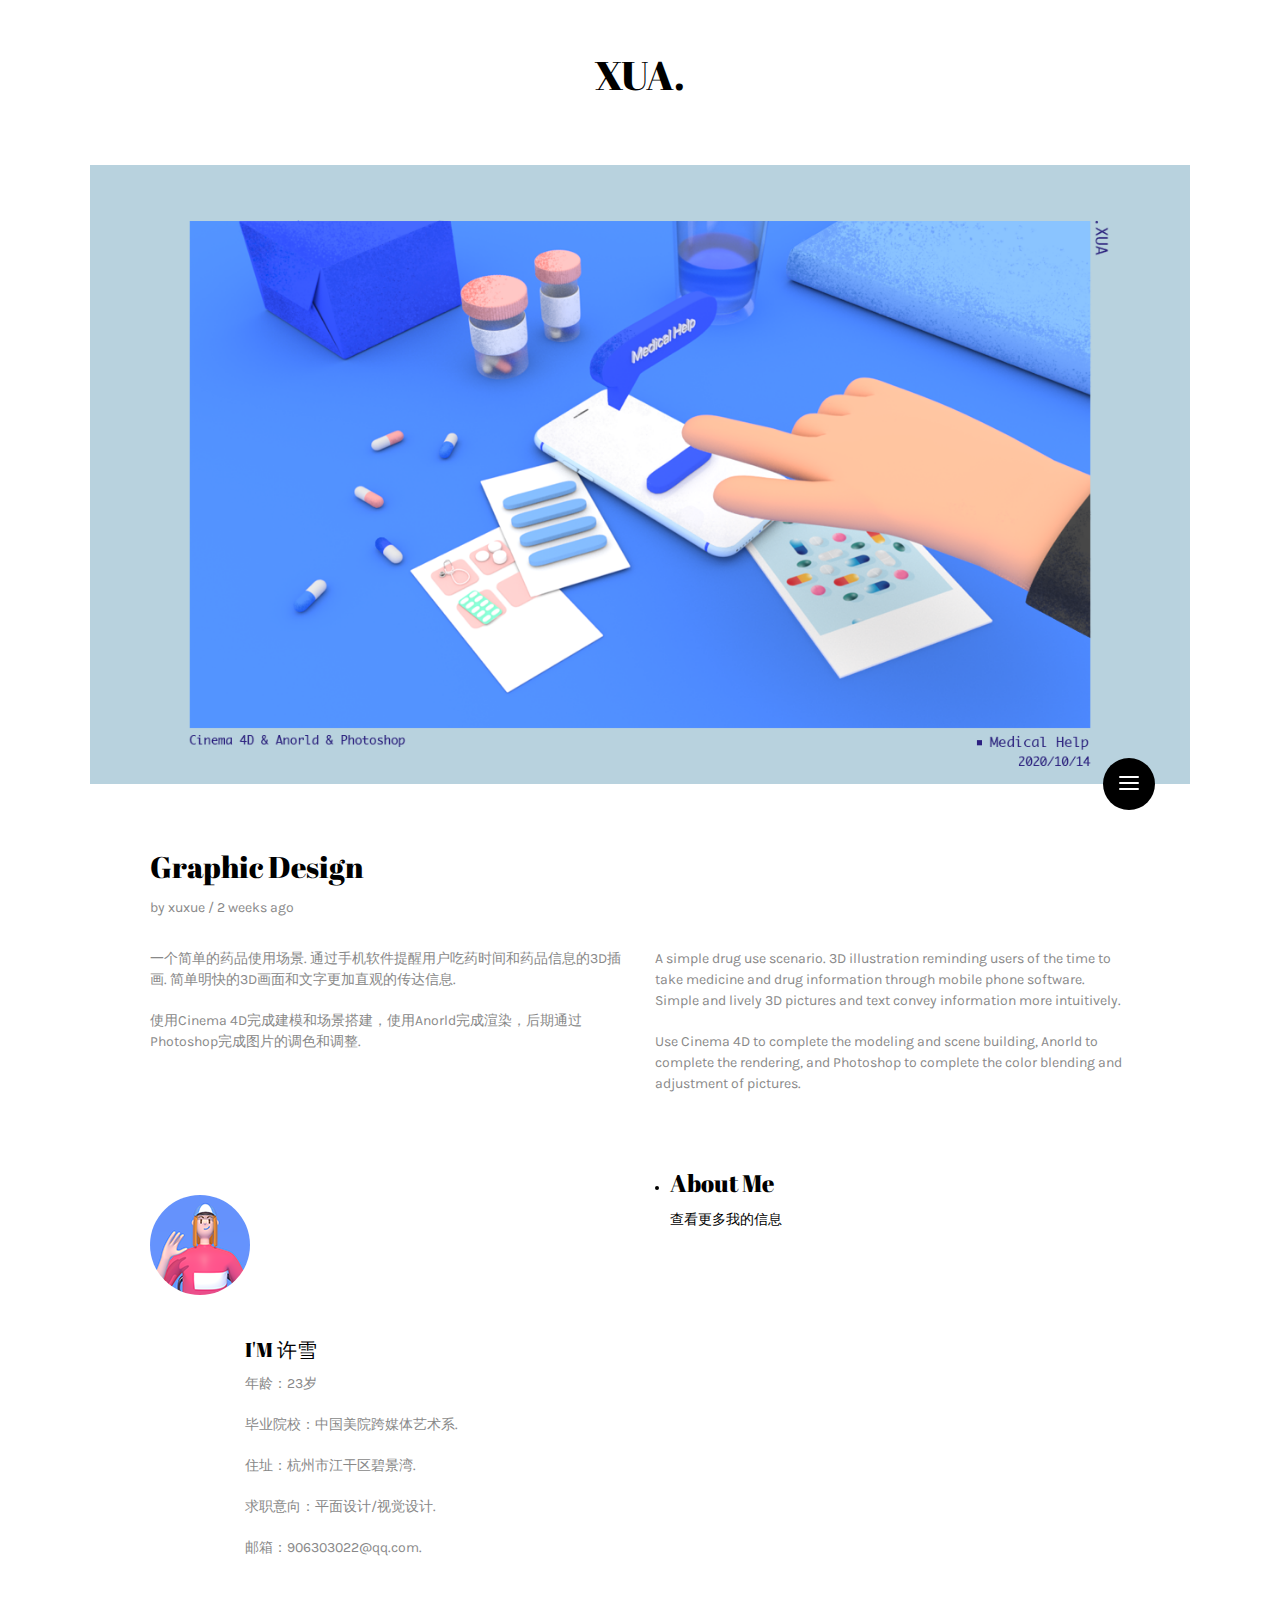
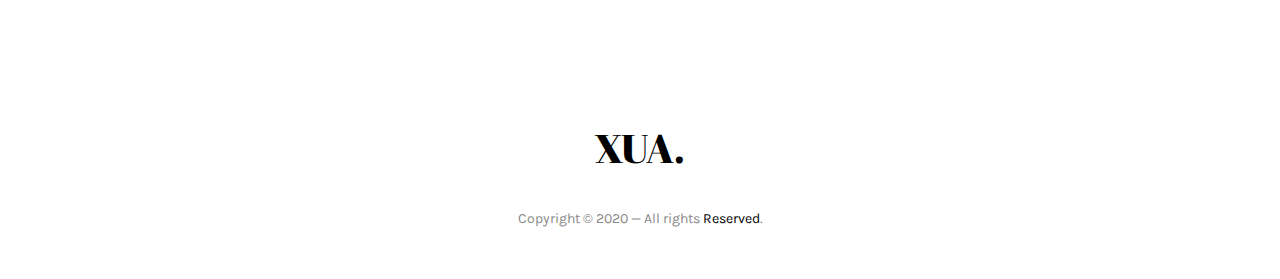
<file: post03.html>
﻿<!DOCTYPE html>
<!--[if lt IE 7]> <html class="no-js lt-ie9 lt-ie8 lt-ie7"> <![endif]-->
<!--[if IE 7]> <html class="no-js lt-ie9 lt-ie8"> <![endif]-->
<!--[if IE 8]> <html class="no-js lt-ie9"> <![endif]-->
<!--[if gt IE 8]> <html class="no-js"> <![endif]-->
<html lang="en">

<head>
    <meta charset="utf-8">
    <meta http-equiv="X-UA-Compatible" content="IE=edge">
    <meta name="viewport" content=" width=device-width, initial-scale=1">
    <link rel="icon" type="image/png" href="images/favicon.png" />
    <title>XUA.</title>
    <link href="css/bootstrap.min.css" rel="stylesheet" type="text/css">
    <link href="css/font-awesome.css" rel="stylesheet" type="text/css">
    <link href="css/swiper.css" rel="stylesheet" type="text/css">
    <link href="css/style.css" rel="stylesheet" type="text/css"> 
</head>

<body>
   
    <!-- Navigation Overlay -->
    <div class="alf-nav-overlay alf-nav-overlay-closed">
        <div class="alf-nav-overlay-inner">
            <div class="alf-nav-overlay-menu-wrapper">
                <div class="alf-left-menu-overlay">
                    <ul class="alf-nav-overlay-main-nav alf-overlay-menu">
                        <li class="alf-overlay-menu-item"><a href="index.html">Home</a></li>
                        <li class="alf-overlay-menu-item"><a href="about.html">About Me</a></li>
                        <li class="alf-overlay-menu-item"><a href="portfolio.html">Portfolio</a></li>
                        
                        <li class="alf-overlay-menu-item"><a href="contact.html">Contact</a></li>
                    </ul>
                </div>
            </div>
            <a href="post03.html" class="alf-button-nav-overlay-close"> <span></span>
                <svg x="0px" y="0px" width="54px" height="54px" viewBox="0 0 54 54">
                    <circle fill="transparent" stroke="#000" stroke-width="1" cx="27" cy="27" r="25" stroke-dasharray="157 157" stroke-dashoffset="157"></circle>
                </svg>
            </a>
        </div>
    </div>
    <div id="alf-page-wrapper">
        <!-- Header -->
        <header>
            <div class="container-fluid">
                <div class="row">
                    <div class="col-md-12 col-sm-12">
                        <div class="alf-header-container d-flex">
                            <!-- Logo -->
                            <div class="text-center flex-grow-1"> <a href="index.html"><h1 class="title-block">XUA.</h1></a> </div>
                        </div>
                        <!-- Hamburger Menu -->
                        <div class="menu-wrapper">
                            <a href="post03.html" class="alf-hamburger-trigger alf-hamburger-trigger d-flex align-items-center justify-content-center">
                                <div class="alf-hamburger-wrapper align-self-center "> <span></span> <span></span> <span></span> </div>
                            </a>
                        </div>
                    </div>
                </div>
            </div>
        </header>
        
        <!-- Post -->
        <div class="container-fluid">
            <div class="row">
                <div class="col-md-12 col-sm-12 gutter-30"> <img class="img-fluid" src="images/post03.jpg" alt="">
                    <div class="alf-post-wrapper">
                        <div class="title-block">
                            <h2>Graphic Design</h2>
                            <p>by xuxue / 2 weeks ago</p>
                        </div>
                        <div class="row">
                            <div class="col-md-6 col-sm-6">
                                <p>一个简单的药品使用场景. 通过手机软件提醒用户吃药时间和药品信息的3D插画. 简单明快的3D画面和文字更加直观的传达信息.</p>
                                <p>使用Cinema 4D完成建模和场景搭建，使用Anorld完成渲染，后期通过Photoshop完成图片的调色和调整.</p>
                                <br /> </div>
                            <div class="col-md-6 col-sm-6">
                                <p>A simple drug use scenario. 3D illustration reminding users of the time to take medicine and drug information through mobile phone software. Simple and lively 3D pictures and text convey information more intuitively.</p>
                                <p>Use Cinema 4D to complete the modeling and scene building, Anorld to complete the rendering, and Photoshop to complete the color blending and adjustment of pictures.</p>
                                <br /> </div>
                        </div>
                        <!-- Comments -->
                        <div class="row">
                            <div class="col-md-6 col-sm-6">
                                <ul class="alf-form-block">
                                    <li class="alf-form-block-item clearfix">
                                        <div class="img-wrapper">
                                            <a href="post03.html" class="thumb-link"> <img src="images/people.jpg" class="img-fluid alf-forms-img" alt=""> </a>
                                        </div>
                                        <div class="alf-form-wrapper">
                                           <h4>I'M 许雪</h4>
                                            <p>年龄：23岁</p><p>毕业院校：中国美院跨媒体艺术系.</p><p>住址：杭州市江干区碧景湾.</p><p>求职意向：平面设计/视觉设计.</p><p>邮箱：906303022@qq.com.</p>
</div>
                                    </li>
                                </ul>
                            </div>
                            <!-- Form -->
                            <div class="col-md-6 col-sm-6 gutter-30">
                                <div class="title-block">
									<li class="alf-overlay-menu-item"><h3><a href="about.html">About Me</a></h3></li>
									 <p><a href="about.html">查看更多我的信息</a></p>
                                  
                                    </div>
                                </form>
                            </div>
                        </div>
                    </div>
                </div>
            </div>
        </div>
        
        <!-- Footer -->
        <footer>
            <div class="container-fluid">
                <div class="row">
                    <div class="col-md-12 col-sm-12">
                        <div class="title-block txt-center">
                            <h1>XUA.</h1> </div>
                        <div class="alf-footer-wrapper">
<p class="copyright"> Copyright © 2020 — All rights <a href="https://daxuaxua.github.io/xuaxua.github.io/" title="bootstrapmb">Reserved</a>.</p>
                        </div>
                    </div>
                </div>
            </div>
        </footer>
    </div>
    
    <!-- Js -->
    <script src="js/plugins/jquery-3.3.1.min.js"></script>
    <script src="js/plugins/bootstrap.min.js"></script>
    <script src="js/plugins/swiper.min.js"></script>
    <script src="js/script.js"></script>
</body>

</html>
</file>
<file: css/style.css>
/*------------------------------------------------------------------
[Table of contents]
01. Font Settings
02. General settings
03. Helpfull classes
04. Section style
05. Homepage Swiper slider
06. Footer style
07. Navigation overlay 
08. Portfolio style 
09. Blog style
10. Post style
11. Contact style
12. Form style
[End Table of contents]
-------------------------------------------------------------------*/


/*** 01. Fonts Settings (Karla | Abril Fatface) ***/

@import url('https://fonts.googleapis.com/css?family=Abril+Fatface|Karla');

/*** 02. General settings ***/
vid-wrap{
	width:100%;background:000;
	position:relative;
	padding-bottom:56.25%;
	height:0;
	
}
vid-wrap vedio{
	position:absolute;
	top:0;
	left:0;
	width:100%;
	height:100%
}


body {
    font-family: 'Karla', sans-serif;
    font-size: 14px;
    line-height: 1.5em;
    font-weight: 400;
    color: #000;
}

h1,
h2,
h3,
h4,
h5,
h6 {
    font-family: 'Abril Fatface', cursive;
    font-weight: 400;
    line-height: 1.5em;
}

h1 {
    font-size: 40px;
}

h2 {
    font-size: 30px;
}

h3 {
    font-size: 24px;
}

h4 {
    font-size: 20px;
}

h5 {
    font-size: 18px;
}

h6 {
    font-size: 16px;
}

p {
    font-family: 'Karla', sans-serif;
    line-height: 14px;
    font-weight: 400;
    line-height: 1.5em;
    margin-bottom: 20px;
    color: #888;
    -webkit-font-smoothing: antialiased;
    -moz-osx-font-smoothing: grayscale;
}

a {
    color: #000;
}

a:focus,
a:hover {
    color: #000;
}

a:active,
a:hover {
    outline: 0;
}

a:focus,
a:hover {
    text-decoration: none;
    outline: none;
}

ol li {
    font-family: "Karla", sans-serif;
    font-size: 14px;
    line-height: 1.5em;
    font-weight: 400;
}

sup,
sub {
    font-family: "Karla", sans-serif;
    font-size: 18px;
    line-height: 1.5em;
    font-weight: 400;
}

th {
    font-family: "Karla", sans-serif;
    font-weight: 400;
    color: #000;
    font-size: 14px;
}

thead {
    border-bottom: 1px solid #f2f2f2;
    text-transform: uppercase;
    color: #888;
    font-size: 13px;
}

button {
    -webkit-appearance: none;
    background: none;
}

ul {
    list-style-type: none;
    padding-left: 0;
}

blockquote {
    font-weight: 400;
}

button,
input,
optgroup,
select,
textarea {
    font-family: 'Karla', sans-serif;
}

input[type="password"]:focus,
input[type="email"]:focus,
input[type="text"]:focus,
input[type="file"]:focus,
input[type="radio"]:focus,
input[type="checkbox"]:focus,
textarea:focus {
    outline: none;
}

input[type="password"],
input[type="email"],
input[type="text"],
input[type="file"],
textarea {
    max-width: 100%;
    margin-bottom: 15px;
    border-color: #f6f6f6;
    padding: 18px 10px 10px;
    height: auto;
    background-color: transparent;
    -webkit-box-shadow: none;
    box-shadow: none;
    border-width: 0 0 1px;
    border-style: solid;
    display: block;
    width: 100%;
    font-size: 14px;
    line-height: 1.5em;
    font-weight: 400;
    color: #000;
    background-image: none;
    border-bottom: 1px solid #f6f6f6;
    border-color: ease-in-out .15s, box-shadow ease-in-out .15s;
    outline: none;
}

input:focus,
textarea:focus {
    border-bottom-width: 2px;
    border-color: #000;
    outline: none;
}

input[type="submit"],
input[type="reset"],
input[type="button"],
button {
    text-shadow: none;
    padding: 10px 20px;
    -webkit-box-shadow: none;
    box-shadow: none;
    font-size: 12px;
    line-height: 1.5em;
    font-weight: 400;
    border-style: solid;
    color: #fff;
    letter-spacing: 1px;
    border-width: 0;
    -webkit-transition: background-color .15s ease-out;
    transition: background-color .15s ease-out;
    background-color: #000;
    margin-top: 10px;
}

input[type="submit"]:hover,
input[type="reset"]:hover,
input[type="button"]:hover,
button:hover {
    background-color: #000;
}

select {
    padding: 10px;
    border-radius: 5px;
}

table,
th,
tr,
td {
    border: 1px solid #000;
}

th,
tr,
td {
    padding: 10px;
}

input[type="radio"],
input[type="checkbox"] {
    display: inline;
}

.alf-form-component {
    margin-bottom: 5px;
    position: relative;
}


/*** 03. Helpfull classes ***/

.flex-grow-1 {
    flex-grow: 1;
}

.flex {
    display: -webkit-box;
    display: -ms-flexbox;
    display: -webkit-flex;
    display: flex;
}

.flex-center {
    -webkit-align-self: center;
    -ms-flex-item-align: center;
    align-self: center;
}

.flex-center-x {
    -webkit-box-pack: center;
    -webkit-justify-content: center;
    -ms-flex-pack: center;
    justify-content: center;
}

.title-block {
    margin-bottom: 30px;
}

.title-block-hover {
    margin-bottom: 20px;
}

.title-block-hover a {
    color: #f6f6f6;
}

.alf-header-container {
    margin: 15px 0 0 0;
}

#alf-page-wrapper {
    position: relative;
    overflow: hidden;
    min-height: 100vh;
    z-index: 0;
    padding: 0 60px;
    padding-top: 30px;
}

.imgtop {
    padding-top: 90px;
    padding-bottom: 90px;
}

.txt-center {
    text-align: center;
}

.txt-right {
    text-align: right;
}

.gutter-30 {
    padding: 30px;
}


/* *** 04. Sections *** */

section {
    padding: 0 15px;
}

.alf-section-portfolio {
    padding: 90px 0;
}

.alf-section-about {
    padding: 60px 0 90px 0;
}

.alf-section-blog {
    padding: 90px 0;
}

.alf-section-contact {
    padding: 0 0 90px 0;
}


/*** 05. Homepage Swiper slider ***/

.swiper-container {
    width: 100%;
    height: auto;
    margin-left: auto;
    margin-right: auto;
    position: relative;
    cursor: -webkit-grab;
    cursor: grab;
}

.swiper-button-next,
.swiper-button-prev {
    width: 50px;
    height: 50px;
    background-image: none;
    background-color: #f6f6f6;
    z-index: 2;
    cursor: pointer;
}

.swiper-button-next i,
.swiper-button-prev i {
    position: relative;
    left: 50%;
    top: 50%;
    color: #000;
    -webkit-transform: translate(-50%, -50%);
    transform: translate(-50%, -50%);
    transition: all .3s ease-in-out;
}

.alf-link {
    display: inline-block;
    width: auto;
    position: relative;
    text-decoration: none;
    font-family: 'Abril Fatface', sans-serif;
    font-size: 20px;
    font-weight: 400;
    line-height: 1.5em;
    letter-spacing: 1px;
    color: #000 !important;
    transition: all .3s ease-in-out;
    padding-left: 76px;
}

.alf-link:before {
    content: '';
    display: inline-block;
    width: 70px;
    height: 1px;
    background: #000;
    position: absolute;
    left: 0;
    bottom: 15px;
}

@-webkit-keyframes arrowRight {
    0% {
        -webkit-transform: translate(0, -50%);
        transform: translate(0, -50%);
    }
    50% {
        -webkit-transform: translate(-10px, -50%);
        transform: translate(-10px, -50%);
    }
    100% {
        -webkit-transform: translate(0, -50%);
        transform: translate(0, -50%);
    }
}

@keyframes arrowRight {
    0% {
        -webkit-transform: translate(0, -50%);
        transform: translate(0, -50%);
    }
    50% {
        -webkit-transform: translate(-10px, -50%);
        transform: translate(-10px, -50%);
    }
    100% {
        -webkit-transform: translate(0, -50%);
        transform: translate(0, -50%);
    }
}

.swiper-button-next:hover i,
.swiper-button-prev:hover i {
    -webkit-animation: arrowRight 1s infinite;
    animation: arrowRight 1s infinite;
}

.swiper-button-next {
    position: absolute;
    top: 0;
    right: 0;
    margin-top: 0;
}

.swiper-button-prev {
    position: absolute;
    top: auto;
    bottom: 0;
    left: 0;
}

.swiper-slide {
    text-align: center;
    font-size: 18px;
    width: 100%;
    display: flex;
}

.swiper-slide-block {
    width: 100%;
    margin: 0 auto;
    height: 100%;
    text-align: left;
}

.swiper-slide-block .swiper-slide-block-img {
    width: 100%;
    height: auto;
    overflow: hidden;
}

.swiper-slide-block .swiper-slide-block-img a {
    display: block;
    width: 100%;
    height: 100%;
}

.swiper-slide-block .swiper-slide-block-img img {
    width: 100%;
    height: auto;
    transition: all .3s ease-in-out;
}

.swiper-slide-block .swiper-slide-block-img:hover img {
    -webkit-transform: scale(1.1);
    transform: scale(1.1);
}

.swiper-slide-block .swiper-slide-block-text {
    width: 100%;
    height: auto;
    margin: 0 auto;
    margin-top: 50px;
    position: relative;
}

.swiper-slide-block .alf-main-title {
    color: #000;
    font-family: 'Abril Fatface', sans-serif;
    font-weight: 400;
    font-size: 40px;
    line-height: 1.1em;
    margin: 0;
}

.swiper-slide-block .alf-main-subtitle {
    margin: 20px 0;
    font-size: 16px;
    font-family: 'Abril Fatface', sans-serif;
}

.swiper-slide-block .alf-main-subtitle span {
    font-family: "Karla", sans-serif;
    font-size: 12px;
    line-height: 1.5em;
    font-weight: 400;
    letter-spacing: 1px;
    color: #888;
}

.swiper-slide-block .alf-main-subtitle,
.swiper-slide-block .alf-main-title,
.swiper-slide-block .alf-paragraph {
    z-index: 2;
    position: relative;
}

.swiper-slide-block .alf-paragraph {
    max-width: 413px;
    color: #888;
    margin: 30px 0;
    font-size: 14px;
    line-height: 1.5em;
}

.swiper-slide-block .alf-number {
    font-family: 'Abril Fatface', cursive;
    font-size: 200px;
    font-weight: 400;
    width: 80%;
    display: block;
    color: #f6f6f6;
    position: relative;
    bottom: 100px;
    z-index: -1;
    text-align: right;
    margin: 0;
    line-height: 150px;
}

.alf-section-slider {
    width: 100%;
    height: auto;
    background-color: #fff;
}

.alf-section-slider .alf-container-center {
    width: 100%;
    position: relative;
    margin-left: auto;
    margin-right: auto;
}


/*** 06. Footer style ***/

footer {
    padding: 30px 0;
}

.alf-footer-social {
    padding: 0;
    margin: 30px 0;
    list-style-type: none;
}

.alf-footer-social-item {
    margin-right: 10px;
    display: inline-block;
    position: relative;
    width: 45px;
    height: 45px;
    text-align: center;
    background: #f6f6f6;
    padding: 0;
    border-radius: 50%;
}

.alf-footer-social-item a {
    padding: 12px;
    text-align: center;
    display: block;
    color: #000;
    font-size: 16px;
}

.alf-footer-social-item a:hover {
    color: #fff;
    background: #000;
    border-radius: 50%;
}

.alf-footer-wrapper {
    width: 100%;
    margin: 0 auto;
    text-align: center;
}

.copyright {
    font-size: 14px;
    line-height: 1.5em;
    font-family: 'Karla', sans-serif;
    font-weight: 400;
    color: #888;
}


/* *** 07. Navigation Overlay *** */

.alf-nav-overlay {
    background-color: rgba(0, 0, 0, 0.9);
    position: fixed;
    z-index: 999999;
    top: 0;
    left: 0;
    min-height: 100%;
    width: 100%;
    -webkit-transform-style: preserve-3d;
    transform-style: preserve-3d;
    -webkit-backface-visibility: hidden;
    backface-visibility: hidden;
}

.alf-nav-overlay.is-active {
    position: fixed;
    background-color: rgba(0, 0, 0, 0.9);
    -moz-opacity: .90;
    filter: alpha(opacity=90);
    opacity: .90;
    z-index: 999999;
    min-height: 100%;
    width: 100%;
    -webkit-backface-visibility: visible;
    backface-visibility: visible;
    visibility: visible;
    opacity: 1;
}

.alf-nav-overlay-closed {
    -webkit-transform: translateY(-100%) translateZ(0);
    transform: translateY(-100%) translateZ(0);
    transition: transform 0.5s cubic-bezier(0.895, 0.03, 0.685, 0.22) 0ms, -webkit-transform 0.5s cubic-bezier(0.895, 0.03, 0.685, 0.22) 0ms;
}

.alf-nav-overlay-inner {
    display: block;
    position: absolute;
    top: 0;
    left: 0;
    width: 100%;
    height: 100%;
    overflow: auto;
    overflow-x: hidden;
}

.alf-left-menu-overlay {
    display: flex;
    justify-content: center;
    height: 100vh;
}

.alf-nav-overlay-menu-wrapper {
    width: 100%;
}


/* menu overlay */

.alf-nav-overlay-main-nav {
    text-align: center;
    display: block;
    position: relative;
    width: 100%;
    margin-bottom: 0;
    padding-left: 0;
    align-self: center;
}

.alf-nav-overlay-main-nav li {
    opacity: 0;
    position: relative;
    -webkit-backface-visibility: hidden;
    backface-visibility: hidden;
    -webkit-transform: translateY(-100%);
    transform: translateY(-100%);
    transition: transform .25s ease-in 0s, opacity .5s ease 0s, -webkit-transform .25s ease-in 0s;
    display: block;
    text-align: center;
    font-family: 'Abril Fatface', cursive;
    font-size: 27px;
    line-height: 1.5em;
    font-weight: 400;
    margin-bottom: 10px;
    letter-spacing: 1px;
}

.alf-nav-overlay-main-nav li a {
    color: white;
}

.alf-nav-overlay-main-nav li a:hover {
    opacity: 0.9;
}

.alf-nav-overlay.is-active {
    transform: translate3d(0%, 0, 0);
}

.alf-nav-overlay.is-active .alf-nav-overlay-main-nav li {
    opacity: 1;
    -webkit-transform: translateY(0);
    transform: translateY(0);
    transition: transform .5s ease 0s, opacity .4s ease 0s, -webkit-transform .5s ease 0s;
    position: relative;
    -webkit-backface-visibility: hidden;
    backface-visibility: hidden;
}

.alf-overlay-menu:first-child {
    -webkit-transition-delay: .06s;
    transition-delay: .06s;
}

.alf-overlay-menu:nth-child(2) {
    -webkit-transition-delay: .12s;
    transition-delay: .12s;
}

.alf-overlay-menu:nth-child(3) {
    -webkit-transition-delay: .18s;
    transition-delay: .18s;
}

.alf-overlay-menu:nth-child(4) {
    -webkit-transition-delay: .24s;
    transition-delay: .24s;
}

.alf-overlay-menu:nth-child(5) {
    -webkit-transition-delay: .3s;
    transition-delay: .3s;
}

.alf-overlay-menu:nth-child(6) {
    -webkit-transition-delay: .36s;
    transition-delay: .36s;
}

.alf-button-nav-overlay-close {
    position: fixed;
    z-index: 2;
    height: 54px;
    width: 54px;
    border-radius: 50%;
    overflow: hidden;
    text-indent: 100%;
    white-space: nowrap;
    transition: opacity .2s ease-out, -webkit-transform .7s ease-out;
    -webkit-transition: opacity .2s ease-out, -webkit-transform .7s ease-out;
    transition: transform .7s ease-out, opacity .2s ease-out;
    transition: transform .7s ease-out, opacity .2s ease-out, -webkit-transform .7s ease-out;
    opacity: .8;
    right: 122px;
    bottom: 10%;
}

.alf-button-nav-overlay-close span {
    position: relative;
    display: block;
    z-index: 1;
    width: 100%;
    height: 100%;
    text-indent: 100%;
    white-space: nowrap;
}

.alf-button-nav-overlay-close span:after,
.alf-button-nav-overlay-close span:before {
    content: "";
    width: 2px;
    height: 0;
    display: block;
    top: 50%;
    left: 50%;
    position: absolute;
    background: #fff;
    -webkit-transition: height .3s ease-out;
    transition: height .3s ease-out;
}

.alf-button-nav-overlay-close span:before {
    -webkit-transform: translate(-50%, -50%) rotate(45deg);
    transform: translate(-50%, -50%) rotate(45deg);
    -webkit-transition-delay: .6s;
    transition-delay: .6s;
}

.alf-button-nav-overlay-close span:after {
    -webkit-transform: translate(-50%, -50%) rotate(-45deg);
    transform: translate(-50%, -50%) rotate(-45deg);
    -webkit-transition-delay: .8s;
    transition-delay: .8s;
}

.alf-button-nav-overlay-close svg {
    position: absolute;
    top: 0;
    left: 0;
}

.alf-nav-overlay.is-active .alf-button-nav-overlay-close circle {
    stroke-dashoffset: 0;
    stroke-opacity: 1;
}

.alf-button-nav-overlay-close circle {
    -webkit-transition: stroke-dashoffset .6s ease-out .4s, stroke-width .2s ease-out, stroke-opacity .2s ease-out;
    transition: stroke-dashoffset .6s ease-out .4s, stroke-width .2s ease-out, stroke-opacity .2s ease-out;
    stroke: #fff;
    stroke-width: 1;
}

.alf-nav-overlay.is-active .alf-button-nav-overlay-close span:before,
.alf-nav-overlay.is-active .alf-button-nav-overlay-close span:after {
    height: 15px;
}


/* menu style */

.menu {
    opacity: 0;
    visibility: hidden;
    transition: 0.4s;
}

.menu.is-active {
    opacity: 1;
    visibility: visible;
    transition-delay: 0.4s;
}


/* hamburger style */

.alf-hamburger-trigger {
    opacity: 1;
    position: fixed;
    right: 125px;
    width: 52px;
    height: 52px;
    z-index: 999;
    bottom: 10%;
    background-repeat: no-repeat;
    background-position: center 15px;
    background-color: #000;
    font-size: 9px;
    font-weight: 400;
    color: #fff;
    text-align: center;
    line-height: 1;
    border-radius: 26px;
    transition: all .2s ease-out;
}

.alf-hamburger-trigger span {
    height: 2px;
    background: #fff;
    display: block;
    position: absolute;
    width: 100%;
    border-radius: 2px;
    opacity: 1;
    -webkit-transform: rotate(0deg);
    transform: rotate(0deg);
    -webkit-transition: .25s ease-in-out;
    transition: .25s ease-in-out;
}

.alf-hamburger-trigger span:first-child {
    top: 1px;
}

.alf-hamburger-trigger span:nth-child(2) {
    top: 7px;
}

.alf-hamburger-trigger span:nth-child(3) {
    top: 13px;
}

.alf-hamburger-wrapper {
    position: relative;
    height: 18px;
    width: 20px;
}

.alf-hamburger-trigger:hover,
.alf-hamburger-trigger:visited,
.alf-hamburger-trigger:focus {
    opacity: 0.8;
    color: #fff;
}


/* *** 08. Portfolio style *** */

.col-wrapper {
    width: 100%;
}

.alf-first-wrapper {
    width: -webkit-calc(50% - 30px);
    /** Safari 6, Chrome 19-25 **/
    width: -moz-calc(50% - 30px);
    width: calc(50% - 30px);
    float: left;
    display: flex;
    display: -webkit-box;
    display: -webkit-flex;
    display: -ms-flexbox;
    flex-direction: column;
    -webkit-flex-direction: column;
    margin-right: 60px;
    overflow: hidden;
}

.alf-second-wrapper {
    width: -webkit-calc(50% - 30px);
    width: -moz-calc(50% - 30px);
    width: calc(50% - 30px);
    display: flex;
    display: -webkit-box;
    display: -webkit-flex;
    display: -ms-flexbox;
    flex-direction: column;
    -webkit-flex-direction: column;
}

.alf-big-wrapper {
    width: 100%;
    display: flex;
    flex-direction: column;
    -webkit-flex-direction: column;
}

.img-link {
    width: 100%;
    height: 100%;
}

.alf-col-wrapper-img {
    margin: 0 auto;
    position: relative;
    width: 100%;
    height: 100%;
    margin-bottom: 60px;
}

.image-box-img {
    display: block;
    max-width: 100%;
    height: auto;
    position: relative;
}

.img-link:before {
    content: "";
    position: absolute;
    top: 0;
    left: 0;
    right: 0;
    bottom: 0;
    width: 100%;
    height: 100%;
    background: #f6f6f6;
}

.alf-col-wrapper-img:hover .img-overlay {
    opacity: 1;
    visibility: visible;
}

.img-overlay {
    background-color: rgba(0, 0, 0, 0.8);
    opacity: 0;
    visibility: hidden;
    position: absolute;
    margin: 0 auto;
    top: 0;
    bottom: 0;
    left: 0;
    right: 0;
    width: 100%;
    height: 100%;
    -webkit-transition: all .3s ease-in-out;
    transition: all .3s ease-in-out;
    padding-top: 50%;
}


/*  add more style  */

.alf-more-trigger {
    width: 70px;
    height: 70px;
    border-radius: 35px;
    border: 2px solid #000;
    margin: 0 auto;
    position: relative;
}

.alf-more-trigger:hover {
    background-color: #000;
    border: 2px solid #000;
}

.alf-more-trigger:hover .plus,
.alf-more-trigger:hover .plus:after {
    background: #fff;
}

.plus {
    width: 20px;
    height: 1px;
    background: #000;
    position: absolute;
    top: 50%;
    left: 23px;
    margin: 0 auto;
}

.plus:after {
    content: ' ';
    width: 20px;
    height: 1px;
    background-color: #000;
    position: absolute;
    top: 50%;
    left: 0;
    transform: rotate(90deg);
    -webkit-transform: rotate(90deg);
    -moz-transform: rotate(90deg);
    -o-transform: rotate(90deg);
    -ms-transform: rotate(90deg);
    -sand-transform: rotate(90deg);
}

.alf-more-wrapper.hidden {
    display: none;
}

.alf-more-wrapper {
    margin: 30px 0;
}


/* Show Masonry Animation style */

.alf-show-more-container {
    visibility: hidden;
    display: none;
    max-height: 0px;
    opacity: 0;
    transition-duration: .5s;
    transition-timing-function: linear;
    height: 100%;
}

.alf-show-more-container.visible {
    visibility: visible;
    display: block;
    animation: LHC .3s;
    animation-fill-mode: both;
    overflow: hidden;
    min-height: 100%;
}

@keyframes LHC {
    from {
        max-height: 0px;
        opacity: 0;
    }
    to {
        opacity: 1;
        margin-top: -60px;
        max-height: 100%;
    }
}

.alf-show-more-container.animated {
    animation: HCC .5s;
    animation-fill-mode: both;
}

@keyframes HCC {
    from {
        max-height: 2050px;
        opacity: 1;
    }
    to {
        opacity: 0;
        max-height: 0px;
    }
}


/* *** 09. Blog style *** */

.alf-blog-item-container {
    margin-bottom: 90px;
}

.alf-blog-item-container:hover img {
    opacity: 0.8;
}

.alf-blog-item-container:hover .alf-blog-item-overlay-more:before {
    width: 60px;
}

.alf-blog-item-thumbnail {
    margin-bottom: 20px;
}

.alf-blog-item-overlay-more {
    width: auto;
    font-family: 'Abril Fatface', sans-serif;
    font-size: 16px;
    line-height: 1.5em;
    font-weight: 400;
    position: relative;
}

.alf-blog-item-overlay-more:before {
    content: "";
    width: 40px;
    height: 2px;
    background-color: #555;
    position: absolute;
    top: 10px;
    right: 100%;
    margin-right: 20px;
}

.alf-blog-item-header {
    font-family: 'Abril Fatface', sans-serif;
    font-size: 24px;
    font-weight: 400;
    text-align: left;
    line-height: 1.5em;
}

.alf-blog-item-body-content {
    font-family: "Karla", sans-serif;
    font-size: 14px;
    font-weight: 400;
    color: #adadad;
}

.alf-blog-item-link {
    text-align: right;
}


/* *** 10. Post style *** */

.alf-post-wrapper {
    padding: 60px;
    margin: 0 auto;
}

.alf-post-img {
    width: 100%;
}


/* *** 11. Contact style *** */

#contactMap {
    width: 100%;
    height: 570px;
}

.alf-map-section {
    padding-top: 120px;
}

.form-control {
    max-width: 100%;
    margin-bottom: 15px;
    border-color: #ececec;
    padding: 18px 10px 10px;
    height: auto;
    background-color: transparent;
    -webkit-box-shadow: none;
    box-shadow: none;
    border-width: 0 0 1px;
    border-style: solid;
    display: block;
    width: 100%;
    font-size: 14px;
    line-height: 1.5em;
    font-weight: 400;
    color: #000;
    background-image: none;
    border-bottom: 1px solid #ececec;
    border-color: ease-in-out .15s, box-shadow ease-in-out .15s;
}


/* *** 12. Form style *** */

.alf-block-form {
    padding-top: 60px;
    border-bottom: 1px solid #efedee;
}

.alf-block-form-title {
    font-size: 24px;
    line-height: 32px;
    display: inline-block;
    margin-bottom: 20px;
}

.alf-block-form-subtitle {
    display: inline-block;
    font-family: "Karla", sans-serif;
    font-size: 12px;
    font-weight: 400;
    text-transform: uppercase;
    color: #888;
    margin-left: 20px;
}

.alf-form-block {
    padding-top: 60px;
    padding-left: 0;
    list-style-type: none;
}

.alf-form-block-child {
    padding-top: 45px;
    margin-left: -20px;
}

.alf-form-block-item {
    margin-bottom: 20px;
}

.img-wrapper {
    float: left;
    margin-bottom: 40px;
}

.alf-form-wrapper {
    float: right;
    width: 75%;
}

.alf-form-icons {
    list-style-type: none;
    padding-left: 0;
    font-family: "Karla", sans-serif;
    font-size: 14px;
    font-weight: 400;
    color: #888;
}

.alf-form-icons li {
    display: inline-block;
    margin-right: 10px;
    font-family: "Karla", sans-serif;
    font-size: 14px;
    font-weight: 400;
    color: #888;
}

.alf-forms-img {
    border-radius: 50%;
}

.alf-form-icons li span {
    margin-left: 5px;
}

.alf-label-review {
    margin-right: 0;
    display: block;
}

.alf-input-review {
    width: 100%;
    border: 2px solid #efedee;
    padding: 10px 0px;
    margin-bottom: 20px;
}

.alf-input-review:focus {
    border: 2px solid #999999;
    outline: none;
}

.alf-input-review::placeholder {
    padding-left: 20px;
    color: #999999;
}

.alf-input-review:-ms-input-placeholder {
    padding-left: 20px;
    color: #999999;
}

.alf-input-review::-ms-input-placeholder {
    padding-left: 20px;
    color: #999999;
}


/* *** Media Query *** */

@media (max-width: 390px) {
    .alf-form-wrapper {
        width: 58%;
    }
}

@media (max-width: 540px) {
    .alf-form-block-child li > .img-wrapper {
        margin-left: 30px;
    }
    .alf-form-wrapper {
        width: 61%;
    }
    .alf-form-block-child li > .alf-form-wrapper {
        width: 47%;
    }
}

@media (max-width: 600px) {
    .alf-form-block-child li > .alf-form-wrapper {
        width: 75%;
    }
}

@media (max-width: 700px) {
    .alf-form-wrapper {
        width: 70%;
    }
}

@media (max-width: 767px) {
    #alf-page-wrapper {
        padding: 0 15px;
    }
    .gutter-30 {
        padding: 15px;
    }
    section {
        padding: 0;
    }
    .alf-nav-overlay-main-nav {
        padding: 0px;
    }
    .alf-nav-overlay-main-nav li {
        font-size: 24px;
        line-height: 1.5em;
        text-align: center;
    }
    .alf-button-nav-overlay-close {
        right: 5px;
    }
    .alf-hamburger-trigger {
        right: 5px;
    }
    .alf-first-wrapper {
        width: 100%;
    }
    .alf-second-wrapper {
        width: 100%;
        margin-left: 0px;
    }
    .alf-big-wrapper > .alf-col-wrapper-img {
        margin-bottom: 0;
    }
    .alf-big-wrapper-second > .alf-col-wrapper-img {
        margin-bottom: 30px;
    }
    .alf-col-wrapper-img {
        margin-bottom: 30px;
    }
    .img-overlay {
        padding-top: 10%;
    }
    .alf-post-wrapper {
        padding: 15px 0;
    }
}

@media (max-width: 991px) {
    .alf-more-trigger {
        display: flex;
    }
    .plus {
        align-self: center;
        top: 0;
        left: 0;
        position: relative;
    }
}

@media (max-width: 1199px) {
    .alf-post-wrapper {
        padding: 30px 0;
    }
    .alf-form-wrapper {
        width: 64%;
    }
}

@media (max-width: 767px) and (min-width: 701px) {
    .alf-big-wrapper > .alf-col-wrapper-img {
        margin-bottom: 15px;
    }
    @keyframes LHC {
        from {
            max-height: 0px;
            opacity: 0;
        }
        to {
            opacity: 1;
            max-height: 100%;
            margin-top: -30px;
        }
    }
}

@media (max-width: 1000px) and (min-width: 768px) {
    .first-col-grid > .alf-big-wrapper > .alf-col-wrapper-img {
        margin-bottom: 0;
    }
    @keyframes LHC {
        from {
            max-height: 0px;
            opacity: 0;
        }
        to {
            opacity: 1;
            max-height: 100%;
            margin-top: -60px;
        }
    }
}

@media (max-width: 1280px) and (min-width: 767px) {
    .alf-first-wrapper {
        margin-right: 59px;
    }
}

@media (max-width: 1300px) and (min-width: 768px) {
    .img-overlay {
        padding-top: 20%;
    }
}

@media (min-width:768px) {
    .swiper-slide-block .swiper-slide-block-text {
        margin-top: 100px;
    }
}

@media (min-width:992px) {
    .alf-section-slider .swiper-container-horizontal:after {
        content: "";
        display: block;
        width: 100%;
        height: 50px;
        position: absolute;
        bottom: 0;
        left: 0;
        z-index: 2;
        background: linear-gradient(to top, #fff, rgba(248, 248, 248, 0));
    }
    .alf-section-slider .alf-container-center {
        max-width: 1245px;
        width: 100%;
    }
}

@media (min-width:1200px) {
    .alf-section-slider {
        padding: 15px;
    }
    .swiper-container {
        height: 550px;
    }
    .swiper-button-next {
        right: 315px;
        background-color: #fff;
    }
    .swiper-button-prev {
        bottom: 60px;
        background-color: #fff;
    }
    .swiper-slide-block .swiper-slide-block-img {
        width: 65%;
        max-height: 490px;
        height: 490px;
        max-width: 735px;
        overflow: hidden;
        position: relative;
    }
    .swiper-slide-block .swiper-slide-block-img img {
        position: absolute;
        top: 0;
        left: 0;
        width: auto;
        height: 100%;
    }
    .swiper-slide-block .swiper-slide-block-text {
        width: 40%;
        height: 100%;
        max-height: 490px;
        max-width: 420px;
        position: absolute;
        background-color: transparent;
        top: 0;
        right: 0;
        margin-top: 0;
        padding: 0;
    }
    .swiper-slide-block .swiper-slide-block-text:before {
        content: "";
        display: block;
        width: 200px;
        max-width: 408px;
        height: 100%;
        background-color: #f6f6f6;
        position: absolute;
        left: -100px;
    }
    .swiper-slide-block .alf-main-title {
        margin-top: 100px;
    }
    .swiper-slide-block .alf-number {
        margin-top: 100px;
        font-size: 200px;
    }
}

@media (min-width: 1940px) {
    .image-box-img {
        width: 100%;
    }
}

@media screen and (max-width: 700px) {
    @keyframes LHC {
        from {
            max-height: 0px;
            opacity: 0;
        }
        to {
            opacity: 1;
            max-height: 100%;
            margin-top: -30px;
        }
    }
}

@media (min-width: 456px) and (max-width: 767px) {
    .image-box-img {
        width: 100%;
    }
}

@media (min-width: 1000px) and (max-width: 1399px) {
    .alf-form-block-child li > .alf-form-wrapper {
        width: 80%;
    }
}

@media (min-width: 1200px) and (max-width: 1300px) {
    .alf-form-wrapper {
        width: 80%;
    }
}

@media (min-width: 1301px) and (max-width: 1800px) {
    .img-overlay {
        padding-top: 10%;
    }
}
</file>
